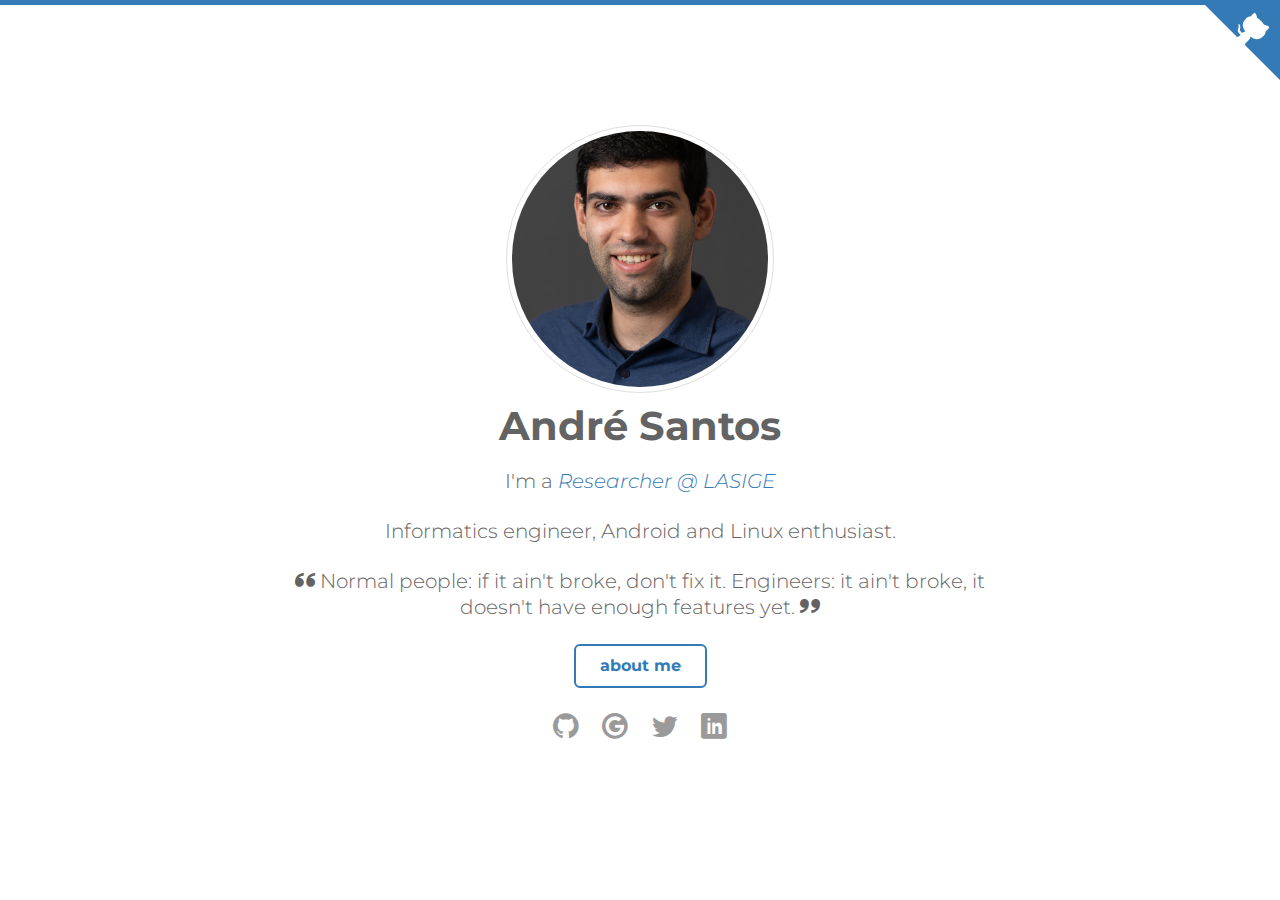
<file: index.html>
<!DOCTYPE html>
<html>
<head>
  <meta charset="utf-8">
<meta http-equiv="X-UA-Compatible" content="IE=edge">
<meta name="viewport" content="width=device-width, initial-scale=1">

<title>André Santos</title>
<meta name="description" content="A free Jekyll theme for download">

<link rel="stylesheet" href="/css/main.css">
<link rel="canonical" href="/">
<link rel="alternate" type="application/rss+xml" title="André Santos" href="/feed.xml" />

<script>
  (function(i,s,o,g,r,a,m){i['GoogleAnalyticsObject']=r;i[r]=i[r]||function(){
  (i[r].q=i[r].q||[]).push(arguments)},i[r].l=1*new Date();a=s.createElement(o),
  m=s.getElementsByTagName(o)[0];a.async=1;a.src=g;m.parentNode.insertBefore(a,m)
  })(window,document,'script','//www.google-analytics.com/analytics.js','ga');

  ga('create', 'UA-147076151-1', 'auto');
  ga('send', 'pageview');
</script>


</head>
<body>
  <section class="hero">
  <div class="hero-inner">
    <div class="container">
      <img src="/images/author.jpg" alt="author thumb" class="dot">
      <h1><strong itemprop="name">André Santos</strong></h1>
      <h3>I'm a <a href="https://www.lasige.di.fc.ul.pt" target="_blank"><em itemprop="jobTitle">Researcher @ LASIGE</em></a></h3>
      <h3>Informatics engineer, Android and Linux enthusiast.</h3>
      <h3><i class="icon icon-quotes-left"></i> Normal people: if it ain't broke, don't fix it. Engineers: it ain't broke, it doesn't have enough features yet. <i class="icon icon-quotes-right"></i></h3>
      <a href="/about_me" class="button button-ghost" title="about">about me</a>
      <ul class="social">
  <li><a href="https://github.com/arbsantos/" target="_blank"><i class="icon icon-github"></i></a></li>
  <li><a href="https://scholar.google.com/citations?user=R65EmPMAAAAJ" target="_blank"><i class="icon icon-google3"></i></a></li>
  <li><a href="https://twitter.com/lemit93" target="_blank"><i class="icon icon-twitter"></i></a></li>
  <li><a href="https://www.linkedin.com/in/andr%C3%A9-santos-407116100/" target="_blank"><i class="icon icon-linkedin"></i></a></li>
</ul>
    </div>
  </div>
</section>

  <a href="https://github.com/arbsantos/arbsantos.github.io-dev" target="_blank" class="github-corner"><svg width="80" height="80" viewBox="0 0 250 250" style="fill:#337ab7; color:#fff; position: absolute; top: 0; border: 0; right: 0;"><path d="M0,0 L115,115 L130,115 L142,142 L250,250 L250,0 Z"></path><path d="M128.3,109.0 C113.8,99.7 119.0,89.6 119.0,89.6 C122.0,82.7 120.5,78.6 120.5,78.6 C119.2,72.0 123.4,76.3 123.4,76.3 C127.3,80.9 125.5,87.3 125.5,87.3 C122.9,97.6 130.6,101.9 134.4,103.2" fill="currentColor" style="transform-origin: 130px 106px;" class="octo-arm"></path><path d="M115.0,115.0 C114.9,115.1 118.7,116.5 119.8,115.4 L133.7,101.6 C136.9,99.2 139.9,98.4 142.2,98.6 C133.8,88.0 127.5,74.4 143.8,58.0 C148.5,53.4 154.0,51.2 159.7,51.0 C160.3,49.4 163.2,43.6 171.4,40.1 C171.4,40.1 176.1,42.5 178.8,56.2 C183.1,58.6 187.2,61.8 190.9,65.4 C194.5,69.0 197.7,73.2 200.1,77.6 C213.8,80.2 216.3,84.9 216.3,84.9 C212.7,93.1 206.9,96.0 205.4,96.6 C205.1,102.4 203.0,107.8 198.3,112.5 C181.9,128.9 168.3,122.5 157.7,114.1 C157.9,116.9 156.7,120.9 152.7,124.9 L141.0,136.5 C139.8,137.7 141.6,141.9 141.8,141.8 Z" fill="currentColor" class="octo-body"></path></svg></a>
</body>
</html>
</file>
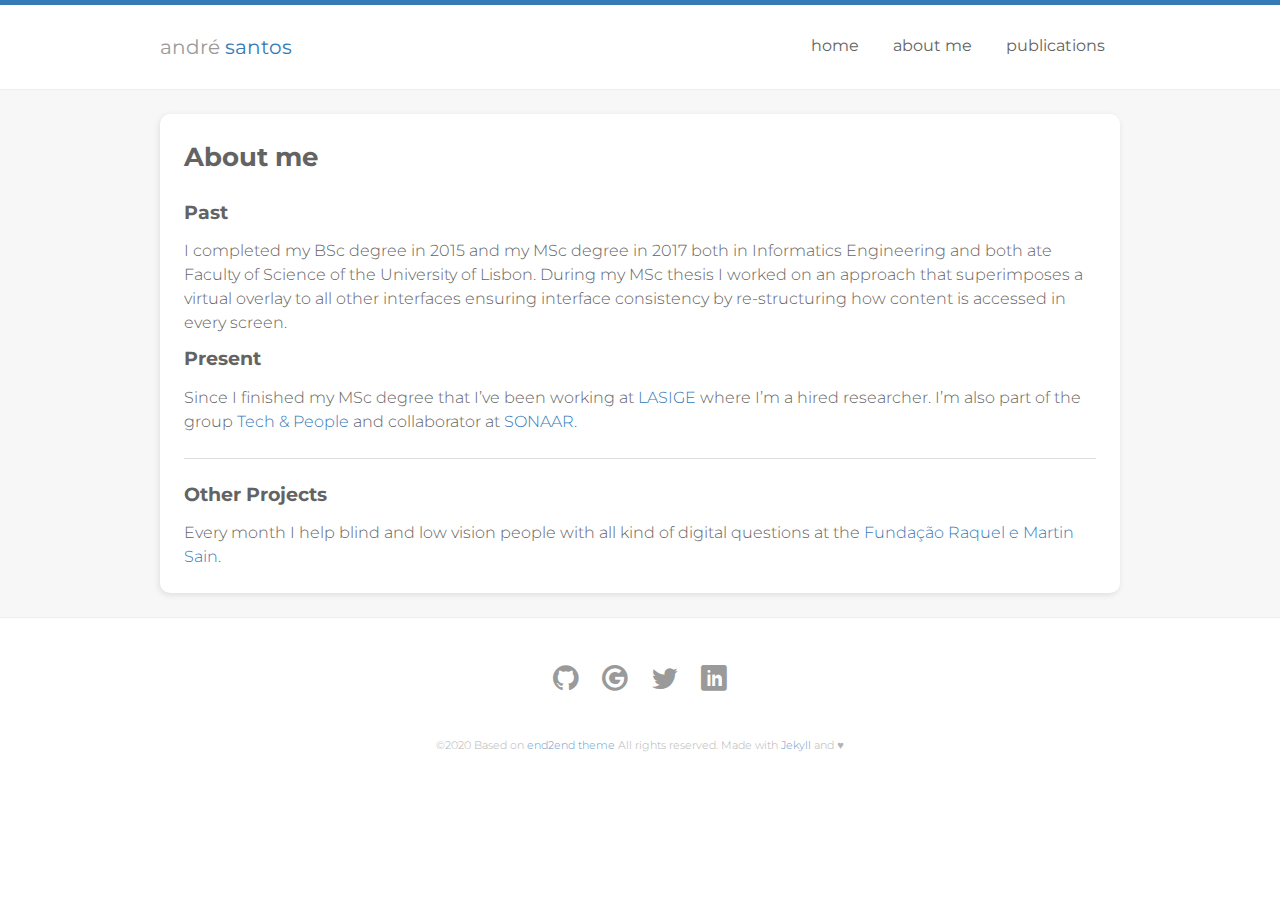
<file: about_me/index.html>
<!DOCTYPE html>
<html>
<head>
  <meta charset="utf-8">
<meta http-equiv="X-UA-Compatible" content="IE=edge">
<meta name="viewport" content="width=device-width, initial-scale=1">

<title>About me</title>
<meta name="description" content="A free Jekyll theme for download">

<link rel="stylesheet" href="/css/main.css">
<link rel="canonical" href="/about_me/">
<link rel="alternate" type="application/rss+xml" title="André Santos" href="/feed.xml" />

<script>
  (function(i,s,o,g,r,a,m){i['GoogleAnalyticsObject']=r;i[r]=i[r]||function(){
  (i[r].q=i[r].q||[]).push(arguments)},i[r].l=1*new Date();a=s.createElement(o),
  m=s.getElementsByTagName(o)[0];a.async=1;a.src=g;m.parentNode.insertBefore(a,m)
  })(window,document,'script','//www.google-analytics.com/analytics.js','ga');

  ga('create', 'UA-147076151-1', 'auto');
  ga('send', 'pageview');
</script>


</head>
<body>
  <header class="site-header">
  <div class="container">
    <input type="checkbox" id="toggleNavbar">
    <h1 class="logo"><a href="/">André <span>Santos</span></a></h1>
    <label for="toggleNavbar" role="button" class="toggle-navbar-button">
      <i class="icon icon-menu"></i>
      <i class="icon icon-cross"></i>
    </label>
    <nav class="navbar">
      <ul>
        <li><a href="/" title="Home">Home</a></li>
        
          <li><a href="/about_me" title="About me">About me</a></li>
        
          <li><a href="/publications" title="Publications">Publications</a></li>
        
      </ul>
    </nav>
  </div>
</header>


<main class="main-container">
  <div class="container">
    <article role="article" class="page card">

  <header class="post-header">
    <h1 class="post-title">About me</h1>
  </header>

  <div class="post-content">
    <h3 id="past">Past</h3>
<p>I completed my BSc degree in 2015 and my MSc degree in 2017 both in Informatics Engineering and both ate Faculty of Science of the University of Lisbon. During my MSc thesis I worked on an approach that superimposes a virtual overlay to all other interfaces ensuring interface consistency by re-structuring how content is accessed in every screen.</p>

<h3 id="present">Present</h3>
<p>Since I finished my MSc degree that I’ve been working at <a href="http://www.lasige.di.fc.ul.pt/">LASIGE</a> where I’m a hired researcher. I’m also part of the group <a href="https://techandpeople.github.io/">Tech &amp; People</a> and collaborator at <a href="http://www.di.fc.ul.pt/~cad/SONAAR/">SONAAR</a>.</p>

<hr />

<h3 id="other-projects">Other Projects</h3>
<p>Every month I help blind and low vision people with all kind of digital questions at the <a href="http://www.fundacao-sain.org.pt/">Fundação Raquel e Martin Sain</a>.</p>

  </div>

</article>

  </div>
</main>

<footer class="site-footer">
  <div class="container">
    <ul class="social">
  <li><a href="https://github.com/arbsantos/" target="_blank"><i class="icon icon-github"></i></a></li>
  <li><a href="https://scholar.google.com/citations?user=R65EmPMAAAAJ" target="_blank"><i class="icon icon-google3"></i></a></li>
  <li><a href="https://twitter.com/lemit93" target="_blank"><i class="icon icon-twitter"></i></a></li>
  <li><a href="https://www.linkedin.com/in/andr%C3%A9-santos-407116100/" target="_blank"><i class="icon icon-linkedin"></i></a></li>
</ul>
    <p class="txt-medium-gray">
      <small>&copy;2020 Based on <a href="https://github.com/nandomoreirame/end2end">end2end theme</a> All rights reserved. Made with <a href="http://jekyllrb.com/" target="_blank">Jekyll</a> and ♥</small>
    </p>
  </div>
</footer>


  <a href="https://github.com/arbsantos/arbsantos.github.io-dev" target="_blank" class="github-corner"><svg width="80" height="80" viewBox="0 0 250 250" style="fill:#337ab7; color:#fff; position: absolute; top: 0; border: 0; right: 0;"><path d="M0,0 L115,115 L130,115 L142,142 L250,250 L250,0 Z"></path><path d="M128.3,109.0 C113.8,99.7 119.0,89.6 119.0,89.6 C122.0,82.7 120.5,78.6 120.5,78.6 C119.2,72.0 123.4,76.3 123.4,76.3 C127.3,80.9 125.5,87.3 125.5,87.3 C122.9,97.6 130.6,101.9 134.4,103.2" fill="currentColor" style="transform-origin: 130px 106px;" class="octo-arm"></path><path d="M115.0,115.0 C114.9,115.1 118.7,116.5 119.8,115.4 L133.7,101.6 C136.9,99.2 139.9,98.4 142.2,98.6 C133.8,88.0 127.5,74.4 143.8,58.0 C148.5,53.4 154.0,51.2 159.7,51.0 C160.3,49.4 163.2,43.6 171.4,40.1 C171.4,40.1 176.1,42.5 178.8,56.2 C183.1,58.6 187.2,61.8 190.9,65.4 C194.5,69.0 197.7,73.2 200.1,77.6 C213.8,80.2 216.3,84.9 216.3,84.9 C212.7,93.1 206.9,96.0 205.4,96.6 C205.1,102.4 203.0,107.8 198.3,112.5 C181.9,128.9 168.3,122.5 157.7,114.1 C157.9,116.9 156.7,120.9 152.7,124.9 L141.0,136.5 C139.8,137.7 141.6,141.9 141.8,141.8 Z" fill="currentColor" class="octo-body"></path></svg></a>
</body>
</html>
</file>
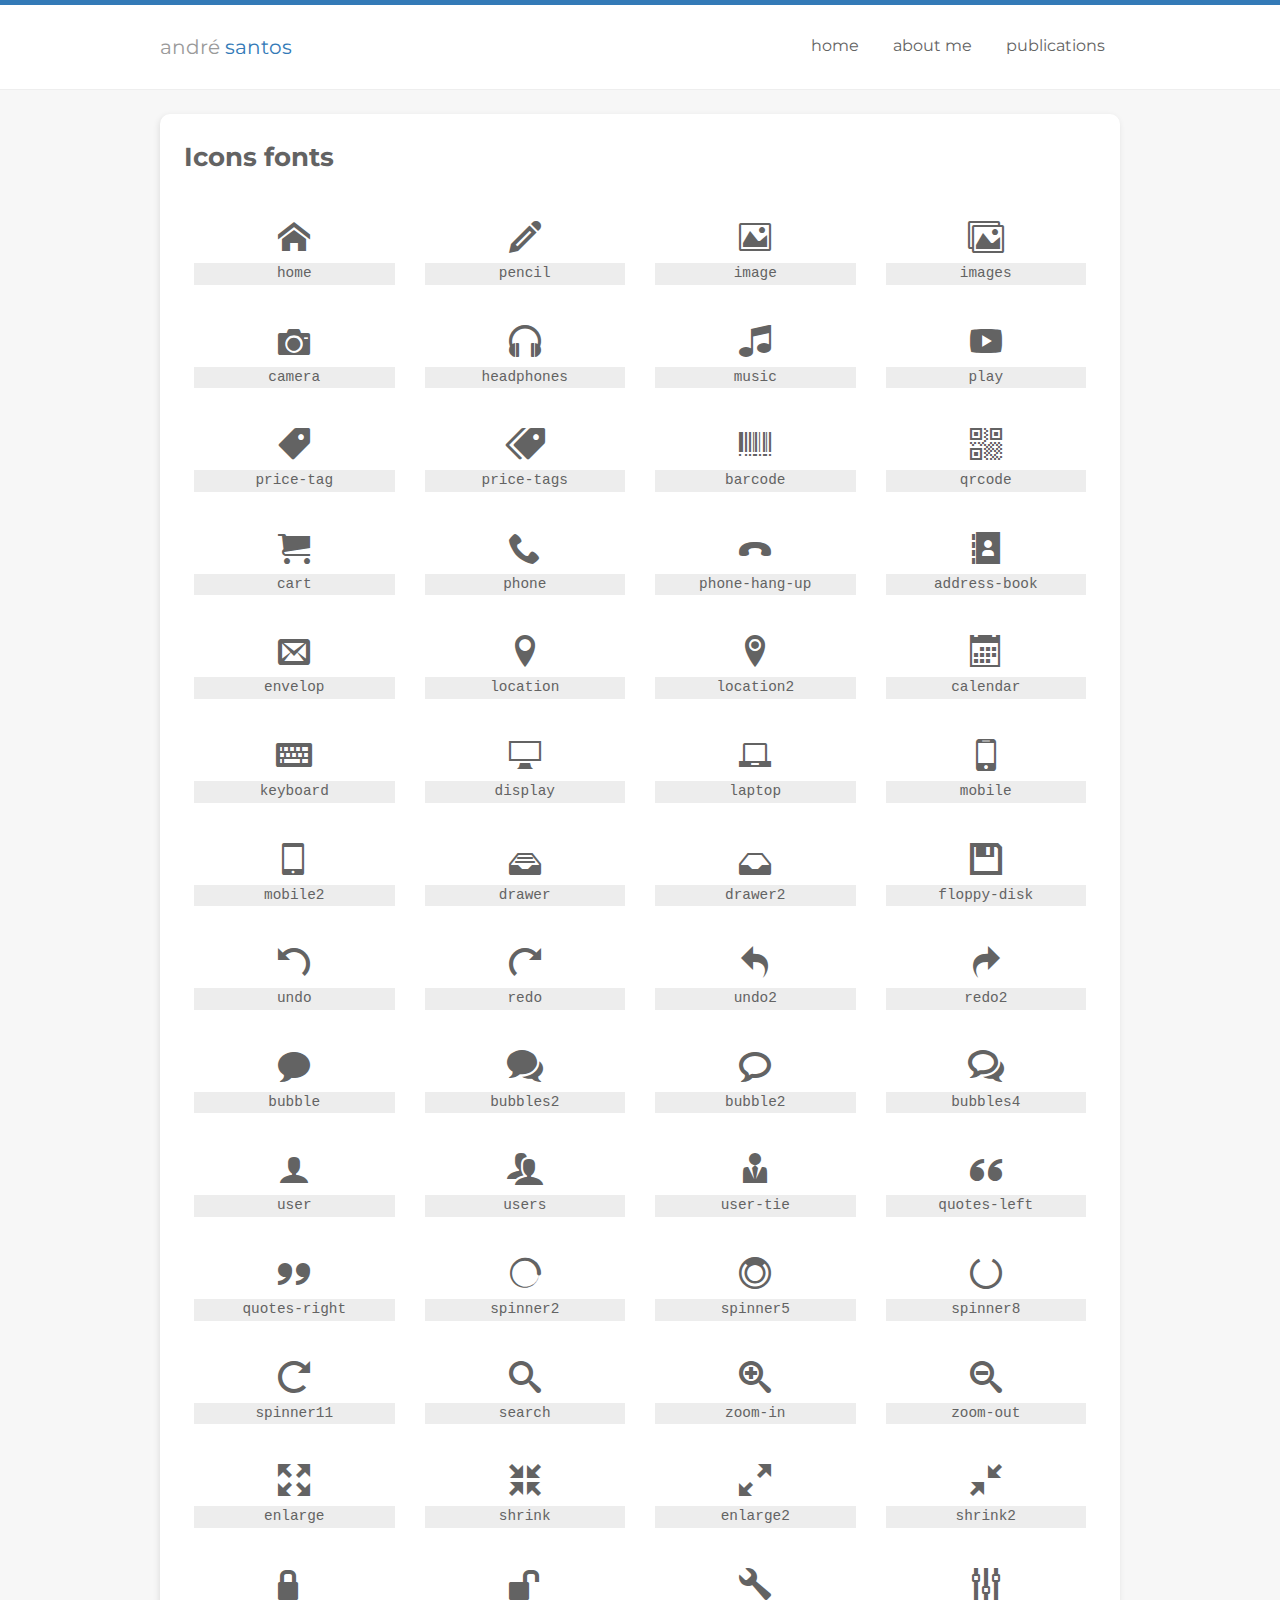
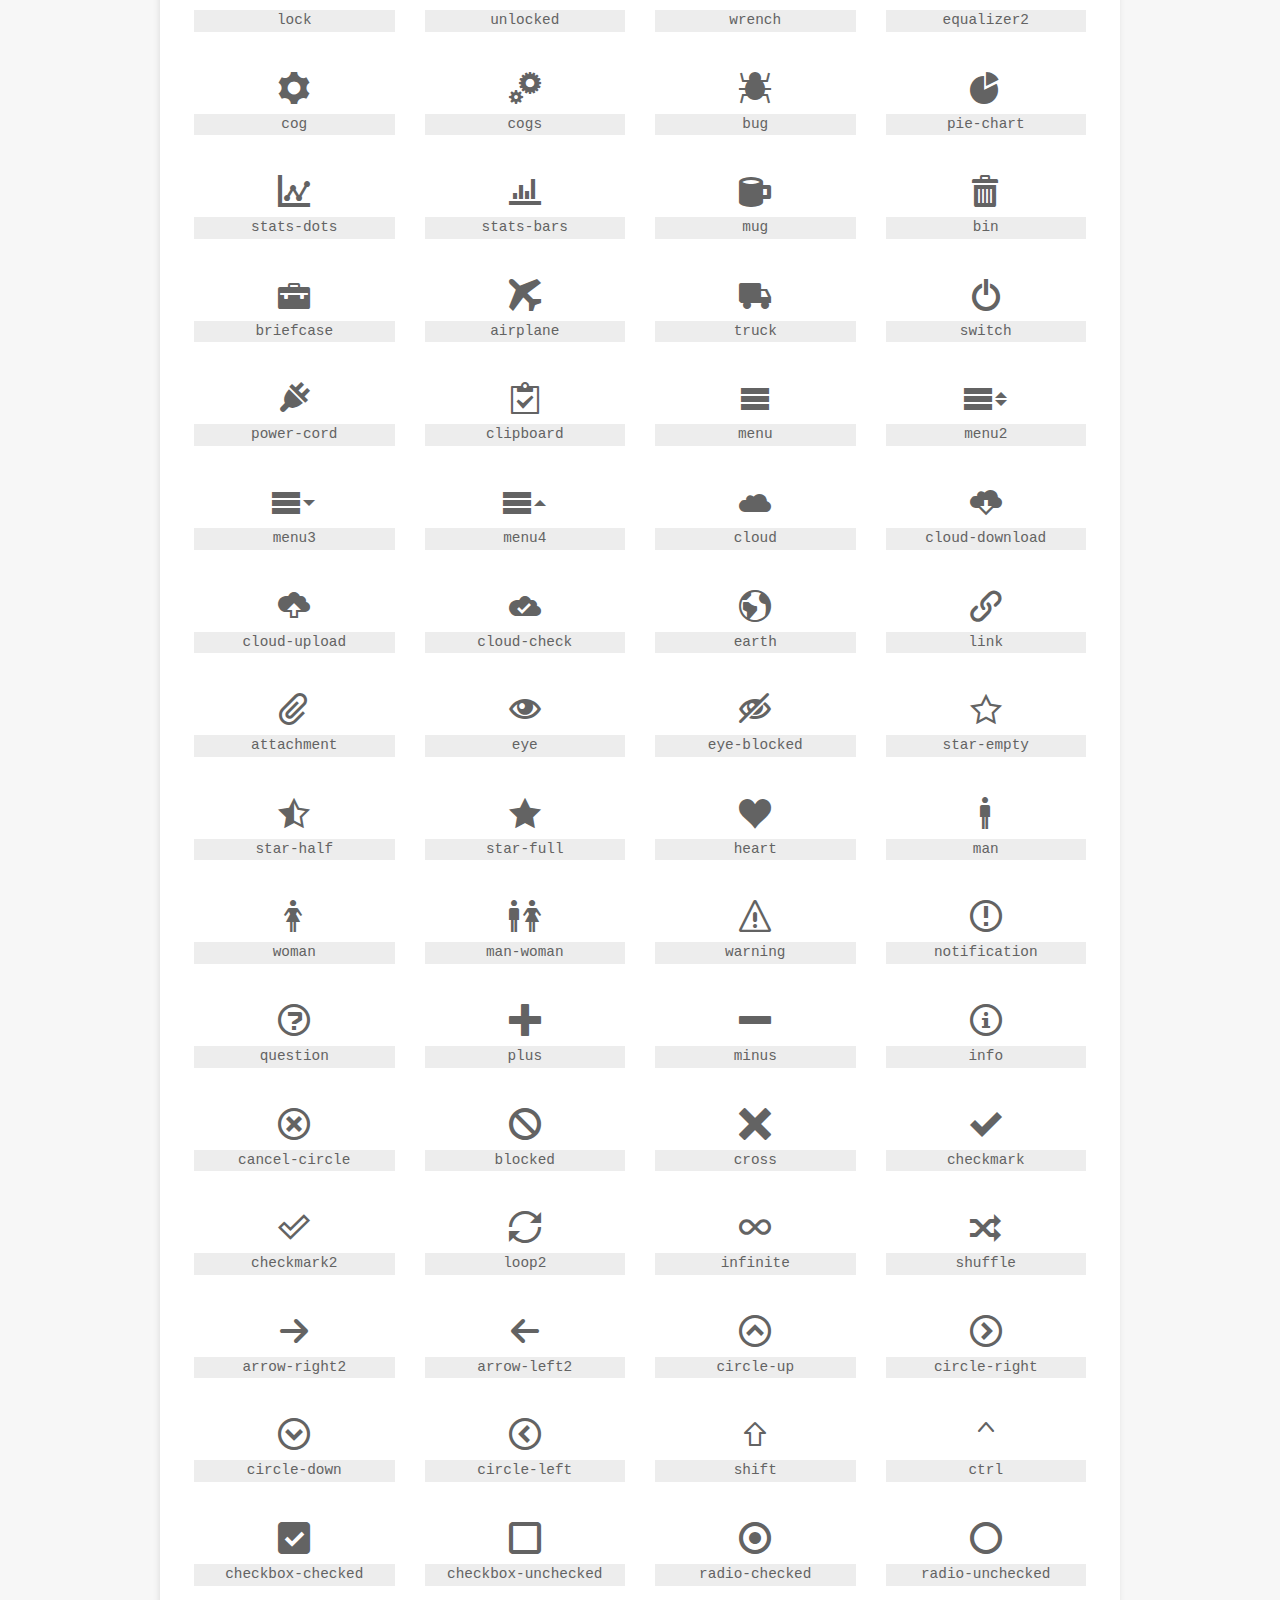
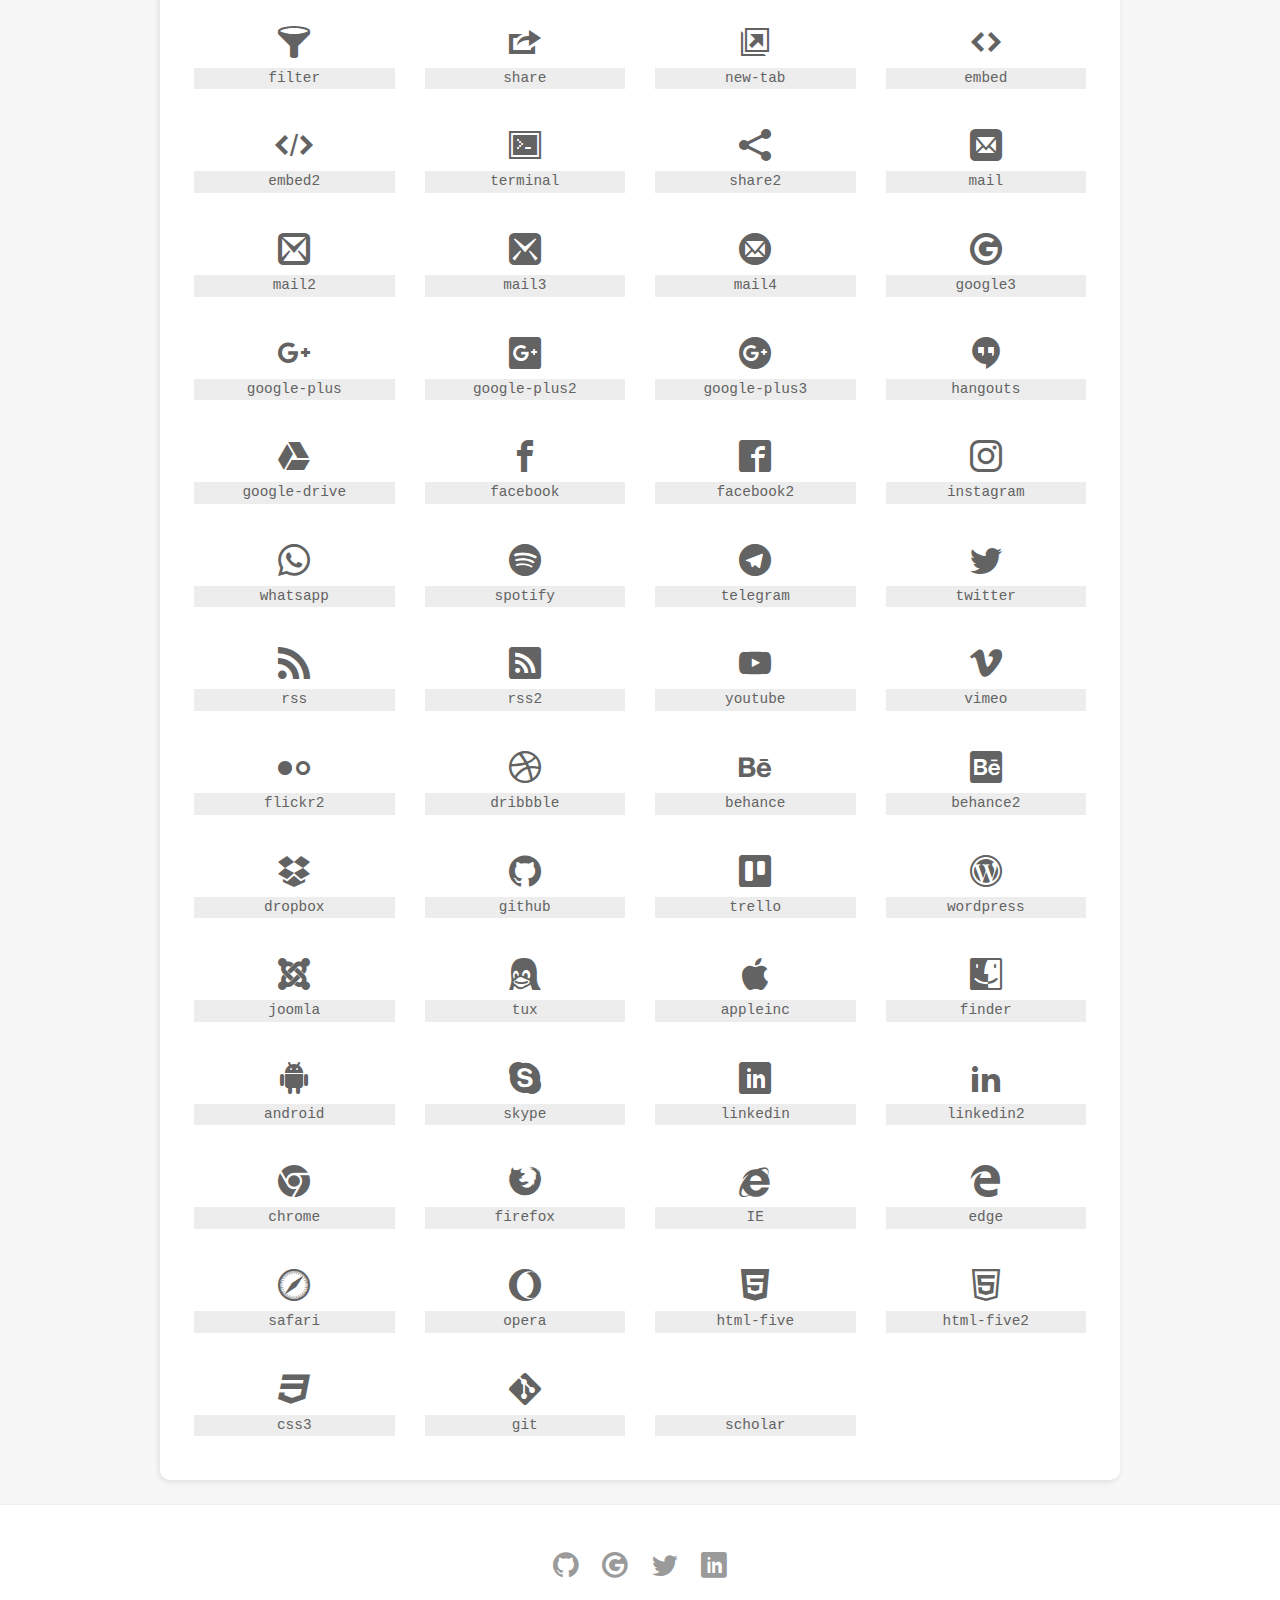
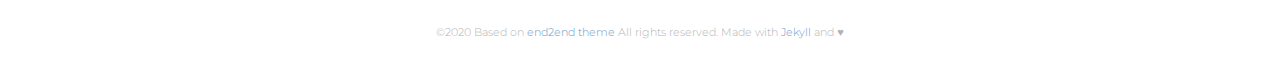
<file: icons/index.html>
<!DOCTYPE html>
<html>
<head>
  <meta charset="utf-8">
<meta http-equiv="X-UA-Compatible" content="IE=edge">
<meta name="viewport" content="width=device-width, initial-scale=1">

<title>Icons fonts</title>
<meta name="description" content="A free Jekyll theme for download">

<link rel="stylesheet" href="/css/main.css">
<link rel="canonical" href="/icons/">
<link rel="alternate" type="application/rss+xml" title="André Santos" href="/feed.xml" />

<script>
  (function(i,s,o,g,r,a,m){i['GoogleAnalyticsObject']=r;i[r]=i[r]||function(){
  (i[r].q=i[r].q||[]).push(arguments)},i[r].l=1*new Date();a=s.createElement(o),
  m=s.getElementsByTagName(o)[0];a.async=1;a.src=g;m.parentNode.insertBefore(a,m)
  })(window,document,'script','//www.google-analytics.com/analytics.js','ga');

  ga('create', 'UA-147076151-1', 'auto');
  ga('send', 'pageview');
</script>


</head>
<body>
  <header class="site-header">
  <div class="container">
    <input type="checkbox" id="toggleNavbar">
    <h1 class="logo"><a href="/">André <span>Santos</span></a></h1>
    <label for="toggleNavbar" role="button" class="toggle-navbar-button">
      <i class="icon icon-menu"></i>
      <i class="icon icon-cross"></i>
    </label>
    <nav class="navbar">
      <ul>
        <li><a href="/" title="Home">Home</a></li>
        
          <li><a href="/about_me" title="About me">About me</a></li>
        
          <li><a href="/publications" title="Publications">Publications</a></li>
        
      </ul>
    </nav>
  </div>
</header>


<main class="main-container">
  <div class="container">
    <article role="article" class="page card">

  <header class="post-header">
    <h1 class="post-title">Icons fonts</h1>
  </header>

  <div class="post-content">
    <style>
  .icondemo {
    margin: 0;
    padding: 0;
    list-style: none;
    text-align: center;
    margin-left: -5px;
    margin-right: -5px;
  }
  .icondemo__item {
    width: 25%;
    float: left;
    padding: 0;
  }
  .icondemo__inner {
    margin: 5px;
    padding: 15px 10px;
    border-radius: 6px;
  }
  .icondemo__item .icon {
    display: inline-block;
    font-size: 2rem;
    margin-bottom: 10px;
    transition: transform .12s linear;
  }
  .icondemo__item:hover .icon {
    transform: scale(1.4)
  }
  .icondemo__item code {
    display: block;
  }
</style>

<ul class="icondemo">
  
    <li class="icondemo__item">
      <div class="icondemo__inner">
        <i class="icon icon-home"></i>
        <code>home</code>
      </div>
    </li>
  
    <li class="icondemo__item">
      <div class="icondemo__inner">
        <i class="icon icon-pencil"></i>
        <code>pencil</code>
      </div>
    </li>
  
    <li class="icondemo__item">
      <div class="icondemo__inner">
        <i class="icon icon-image"></i>
        <code>image</code>
      </div>
    </li>
  
    <li class="icondemo__item">
      <div class="icondemo__inner">
        <i class="icon icon-images"></i>
        <code>images</code>
      </div>
    </li>
  
    <li class="icondemo__item">
      <div class="icondemo__inner">
        <i class="icon icon-camera"></i>
        <code>camera</code>
      </div>
    </li>
  
    <li class="icondemo__item">
      <div class="icondemo__inner">
        <i class="icon icon-headphones"></i>
        <code>headphones</code>
      </div>
    </li>
  
    <li class="icondemo__item">
      <div class="icondemo__inner">
        <i class="icon icon-music"></i>
        <code>music</code>
      </div>
    </li>
  
    <li class="icondemo__item">
      <div class="icondemo__inner">
        <i class="icon icon-play"></i>
        <code>play</code>
      </div>
    </li>
  
    <li class="icondemo__item">
      <div class="icondemo__inner">
        <i class="icon icon-price-tag"></i>
        <code>price-tag</code>
      </div>
    </li>
  
    <li class="icondemo__item">
      <div class="icondemo__inner">
        <i class="icon icon-price-tags"></i>
        <code>price-tags</code>
      </div>
    </li>
  
    <li class="icondemo__item">
      <div class="icondemo__inner">
        <i class="icon icon-barcode"></i>
        <code>barcode</code>
      </div>
    </li>
  
    <li class="icondemo__item">
      <div class="icondemo__inner">
        <i class="icon icon-qrcode"></i>
        <code>qrcode</code>
      </div>
    </li>
  
    <li class="icondemo__item">
      <div class="icondemo__inner">
        <i class="icon icon-cart"></i>
        <code>cart</code>
      </div>
    </li>
  
    <li class="icondemo__item">
      <div class="icondemo__inner">
        <i class="icon icon-phone"></i>
        <code>phone</code>
      </div>
    </li>
  
    <li class="icondemo__item">
      <div class="icondemo__inner">
        <i class="icon icon-phone-hang-up"></i>
        <code>phone-hang-up</code>
      </div>
    </li>
  
    <li class="icondemo__item">
      <div class="icondemo__inner">
        <i class="icon icon-address-book"></i>
        <code>address-book</code>
      </div>
    </li>
  
    <li class="icondemo__item">
      <div class="icondemo__inner">
        <i class="icon icon-envelop"></i>
        <code>envelop</code>
      </div>
    </li>
  
    <li class="icondemo__item">
      <div class="icondemo__inner">
        <i class="icon icon-location"></i>
        <code>location</code>
      </div>
    </li>
  
    <li class="icondemo__item">
      <div class="icondemo__inner">
        <i class="icon icon-location2"></i>
        <code>location2</code>
      </div>
    </li>
  
    <li class="icondemo__item">
      <div class="icondemo__inner">
        <i class="icon icon-calendar"></i>
        <code>calendar</code>
      </div>
    </li>
  
    <li class="icondemo__item">
      <div class="icondemo__inner">
        <i class="icon icon-keyboard"></i>
        <code>keyboard</code>
      </div>
    </li>
  
    <li class="icondemo__item">
      <div class="icondemo__inner">
        <i class="icon icon-display"></i>
        <code>display</code>
      </div>
    </li>
  
    <li class="icondemo__item">
      <div class="icondemo__inner">
        <i class="icon icon-laptop"></i>
        <code>laptop</code>
      </div>
    </li>
  
    <li class="icondemo__item">
      <div class="icondemo__inner">
        <i class="icon icon-mobile"></i>
        <code>mobile</code>
      </div>
    </li>
  
    <li class="icondemo__item">
      <div class="icondemo__inner">
        <i class="icon icon-mobile2"></i>
        <code>mobile2</code>
      </div>
    </li>
  
    <li class="icondemo__item">
      <div class="icondemo__inner">
        <i class="icon icon-drawer"></i>
        <code>drawer</code>
      </div>
    </li>
  
    <li class="icondemo__item">
      <div class="icondemo__inner">
        <i class="icon icon-drawer2"></i>
        <code>drawer2</code>
      </div>
    </li>
  
    <li class="icondemo__item">
      <div class="icondemo__inner">
        <i class="icon icon-floppy-disk"></i>
        <code>floppy-disk</code>
      </div>
    </li>
  
    <li class="icondemo__item">
      <div class="icondemo__inner">
        <i class="icon icon-undo"></i>
        <code>undo</code>
      </div>
    </li>
  
    <li class="icondemo__item">
      <div class="icondemo__inner">
        <i class="icon icon-redo"></i>
        <code>redo</code>
      </div>
    </li>
  
    <li class="icondemo__item">
      <div class="icondemo__inner">
        <i class="icon icon-undo2"></i>
        <code>undo2</code>
      </div>
    </li>
  
    <li class="icondemo__item">
      <div class="icondemo__inner">
        <i class="icon icon-redo2"></i>
        <code>redo2</code>
      </div>
    </li>
  
    <li class="icondemo__item">
      <div class="icondemo__inner">
        <i class="icon icon-bubble"></i>
        <code>bubble</code>
      </div>
    </li>
  
    <li class="icondemo__item">
      <div class="icondemo__inner">
        <i class="icon icon-bubbles2"></i>
        <code>bubbles2</code>
      </div>
    </li>
  
    <li class="icondemo__item">
      <div class="icondemo__inner">
        <i class="icon icon-bubble2"></i>
        <code>bubble2</code>
      </div>
    </li>
  
    <li class="icondemo__item">
      <div class="icondemo__inner">
        <i class="icon icon-bubbles4"></i>
        <code>bubbles4</code>
      </div>
    </li>
  
    <li class="icondemo__item">
      <div class="icondemo__inner">
        <i class="icon icon-user"></i>
        <code>user</code>
      </div>
    </li>
  
    <li class="icondemo__item">
      <div class="icondemo__inner">
        <i class="icon icon-users"></i>
        <code>users</code>
      </div>
    </li>
  
    <li class="icondemo__item">
      <div class="icondemo__inner">
        <i class="icon icon-user-tie"></i>
        <code>user-tie</code>
      </div>
    </li>
  
    <li class="icondemo__item">
      <div class="icondemo__inner">
        <i class="icon icon-quotes-left"></i>
        <code>quotes-left</code>
      </div>
    </li>
  
    <li class="icondemo__item">
      <div class="icondemo__inner">
        <i class="icon icon-quotes-right"></i>
        <code>quotes-right</code>
      </div>
    </li>
  
    <li class="icondemo__item">
      <div class="icondemo__inner">
        <i class="icon icon-spinner2"></i>
        <code>spinner2</code>
      </div>
    </li>
  
    <li class="icondemo__item">
      <div class="icondemo__inner">
        <i class="icon icon-spinner5"></i>
        <code>spinner5</code>
      </div>
    </li>
  
    <li class="icondemo__item">
      <div class="icondemo__inner">
        <i class="icon icon-spinner8"></i>
        <code>spinner8</code>
      </div>
    </li>
  
    <li class="icondemo__item">
      <div class="icondemo__inner">
        <i class="icon icon-spinner11"></i>
        <code>spinner11</code>
      </div>
    </li>
  
    <li class="icondemo__item">
      <div class="icondemo__inner">
        <i class="icon icon-search"></i>
        <code>search</code>
      </div>
    </li>
  
    <li class="icondemo__item">
      <div class="icondemo__inner">
        <i class="icon icon-zoom-in"></i>
        <code>zoom-in</code>
      </div>
    </li>
  
    <li class="icondemo__item">
      <div class="icondemo__inner">
        <i class="icon icon-zoom-out"></i>
        <code>zoom-out</code>
      </div>
    </li>
  
    <li class="icondemo__item">
      <div class="icondemo__inner">
        <i class="icon icon-enlarge"></i>
        <code>enlarge</code>
      </div>
    </li>
  
    <li class="icondemo__item">
      <div class="icondemo__inner">
        <i class="icon icon-shrink"></i>
        <code>shrink</code>
      </div>
    </li>
  
    <li class="icondemo__item">
      <div class="icondemo__inner">
        <i class="icon icon-enlarge2"></i>
        <code>enlarge2</code>
      </div>
    </li>
  
    <li class="icondemo__item">
      <div class="icondemo__inner">
        <i class="icon icon-shrink2"></i>
        <code>shrink2</code>
      </div>
    </li>
  
    <li class="icondemo__item">
      <div class="icondemo__inner">
        <i class="icon icon-lock"></i>
        <code>lock</code>
      </div>
    </li>
  
    <li class="icondemo__item">
      <div class="icondemo__inner">
        <i class="icon icon-unlocked"></i>
        <code>unlocked</code>
      </div>
    </li>
  
    <li class="icondemo__item">
      <div class="icondemo__inner">
        <i class="icon icon-wrench"></i>
        <code>wrench</code>
      </div>
    </li>
  
    <li class="icondemo__item">
      <div class="icondemo__inner">
        <i class="icon icon-equalizer2"></i>
        <code>equalizer2</code>
      </div>
    </li>
  
    <li class="icondemo__item">
      <div class="icondemo__inner">
        <i class="icon icon-cog"></i>
        <code>cog</code>
      </div>
    </li>
  
    <li class="icondemo__item">
      <div class="icondemo__inner">
        <i class="icon icon-cogs"></i>
        <code>cogs</code>
      </div>
    </li>
  
    <li class="icondemo__item">
      <div class="icondemo__inner">
        <i class="icon icon-bug"></i>
        <code>bug</code>
      </div>
    </li>
  
    <li class="icondemo__item">
      <div class="icondemo__inner">
        <i class="icon icon-pie-chart"></i>
        <code>pie-chart</code>
      </div>
    </li>
  
    <li class="icondemo__item">
      <div class="icondemo__inner">
        <i class="icon icon-stats-dots"></i>
        <code>stats-dots</code>
      </div>
    </li>
  
    <li class="icondemo__item">
      <div class="icondemo__inner">
        <i class="icon icon-stats-bars"></i>
        <code>stats-bars</code>
      </div>
    </li>
  
    <li class="icondemo__item">
      <div class="icondemo__inner">
        <i class="icon icon-mug"></i>
        <code>mug</code>
      </div>
    </li>
  
    <li class="icondemo__item">
      <div class="icondemo__inner">
        <i class="icon icon-bin"></i>
        <code>bin</code>
      </div>
    </li>
  
    <li class="icondemo__item">
      <div class="icondemo__inner">
        <i class="icon icon-briefcase"></i>
        <code>briefcase</code>
      </div>
    </li>
  
    <li class="icondemo__item">
      <div class="icondemo__inner">
        <i class="icon icon-airplane"></i>
        <code>airplane</code>
      </div>
    </li>
  
    <li class="icondemo__item">
      <div class="icondemo__inner">
        <i class="icon icon-truck"></i>
        <code>truck</code>
      </div>
    </li>
  
    <li class="icondemo__item">
      <div class="icondemo__inner">
        <i class="icon icon-switch"></i>
        <code>switch</code>
      </div>
    </li>
  
    <li class="icondemo__item">
      <div class="icondemo__inner">
        <i class="icon icon-power-cord"></i>
        <code>power-cord</code>
      </div>
    </li>
  
    <li class="icondemo__item">
      <div class="icondemo__inner">
        <i class="icon icon-clipboard"></i>
        <code>clipboard</code>
      </div>
    </li>
  
    <li class="icondemo__item">
      <div class="icondemo__inner">
        <i class="icon icon-menu"></i>
        <code>menu</code>
      </div>
    </li>
  
    <li class="icondemo__item">
      <div class="icondemo__inner">
        <i class="icon icon-menu2"></i>
        <code>menu2</code>
      </div>
    </li>
  
    <li class="icondemo__item">
      <div class="icondemo__inner">
        <i class="icon icon-menu3"></i>
        <code>menu3</code>
      </div>
    </li>
  
    <li class="icondemo__item">
      <div class="icondemo__inner">
        <i class="icon icon-menu4"></i>
        <code>menu4</code>
      </div>
    </li>
  
    <li class="icondemo__item">
      <div class="icondemo__inner">
        <i class="icon icon-cloud"></i>
        <code>cloud</code>
      </div>
    </li>
  
    <li class="icondemo__item">
      <div class="icondemo__inner">
        <i class="icon icon-cloud-download"></i>
        <code>cloud-download</code>
      </div>
    </li>
  
    <li class="icondemo__item">
      <div class="icondemo__inner">
        <i class="icon icon-cloud-upload"></i>
        <code>cloud-upload</code>
      </div>
    </li>
  
    <li class="icondemo__item">
      <div class="icondemo__inner">
        <i class="icon icon-cloud-check"></i>
        <code>cloud-check</code>
      </div>
    </li>
  
    <li class="icondemo__item">
      <div class="icondemo__inner">
        <i class="icon icon-earth"></i>
        <code>earth</code>
      </div>
    </li>
  
    <li class="icondemo__item">
      <div class="icondemo__inner">
        <i class="icon icon-link"></i>
        <code>link</code>
      </div>
    </li>
  
    <li class="icondemo__item">
      <div class="icondemo__inner">
        <i class="icon icon-attachment"></i>
        <code>attachment</code>
      </div>
    </li>
  
    <li class="icondemo__item">
      <div class="icondemo__inner">
        <i class="icon icon-eye"></i>
        <code>eye</code>
      </div>
    </li>
  
    <li class="icondemo__item">
      <div class="icondemo__inner">
        <i class="icon icon-eye-blocked"></i>
        <code>eye-blocked</code>
      </div>
    </li>
  
    <li class="icondemo__item">
      <div class="icondemo__inner">
        <i class="icon icon-star-empty"></i>
        <code>star-empty</code>
      </div>
    </li>
  
    <li class="icondemo__item">
      <div class="icondemo__inner">
        <i class="icon icon-star-half"></i>
        <code>star-half</code>
      </div>
    </li>
  
    <li class="icondemo__item">
      <div class="icondemo__inner">
        <i class="icon icon-star-full"></i>
        <code>star-full</code>
      </div>
    </li>
  
    <li class="icondemo__item">
      <div class="icondemo__inner">
        <i class="icon icon-heart"></i>
        <code>heart</code>
      </div>
    </li>
  
    <li class="icondemo__item">
      <div class="icondemo__inner">
        <i class="icon icon-man"></i>
        <code>man</code>
      </div>
    </li>
  
    <li class="icondemo__item">
      <div class="icondemo__inner">
        <i class="icon icon-woman"></i>
        <code>woman</code>
      </div>
    </li>
  
    <li class="icondemo__item">
      <div class="icondemo__inner">
        <i class="icon icon-man-woman"></i>
        <code>man-woman</code>
      </div>
    </li>
  
    <li class="icondemo__item">
      <div class="icondemo__inner">
        <i class="icon icon-warning"></i>
        <code>warning</code>
      </div>
    </li>
  
    <li class="icondemo__item">
      <div class="icondemo__inner">
        <i class="icon icon-notification"></i>
        <code>notification</code>
      </div>
    </li>
  
    <li class="icondemo__item">
      <div class="icondemo__inner">
        <i class="icon icon-question"></i>
        <code>question</code>
      </div>
    </li>
  
    <li class="icondemo__item">
      <div class="icondemo__inner">
        <i class="icon icon-plus"></i>
        <code>plus</code>
      </div>
    </li>
  
    <li class="icondemo__item">
      <div class="icondemo__inner">
        <i class="icon icon-minus"></i>
        <code>minus</code>
      </div>
    </li>
  
    <li class="icondemo__item">
      <div class="icondemo__inner">
        <i class="icon icon-info"></i>
        <code>info</code>
      </div>
    </li>
  
    <li class="icondemo__item">
      <div class="icondemo__inner">
        <i class="icon icon-cancel-circle"></i>
        <code>cancel-circle</code>
      </div>
    </li>
  
    <li class="icondemo__item">
      <div class="icondemo__inner">
        <i class="icon icon-blocked"></i>
        <code>blocked</code>
      </div>
    </li>
  
    <li class="icondemo__item">
      <div class="icondemo__inner">
        <i class="icon icon-cross"></i>
        <code>cross</code>
      </div>
    </li>
  
    <li class="icondemo__item">
      <div class="icondemo__inner">
        <i class="icon icon-checkmark"></i>
        <code>checkmark</code>
      </div>
    </li>
  
    <li class="icondemo__item">
      <div class="icondemo__inner">
        <i class="icon icon-checkmark2"></i>
        <code>checkmark2</code>
      </div>
    </li>
  
    <li class="icondemo__item">
      <div class="icondemo__inner">
        <i class="icon icon-loop2"></i>
        <code>loop2</code>
      </div>
    </li>
  
    <li class="icondemo__item">
      <div class="icondemo__inner">
        <i class="icon icon-infinite"></i>
        <code>infinite</code>
      </div>
    </li>
  
    <li class="icondemo__item">
      <div class="icondemo__inner">
        <i class="icon icon-shuffle"></i>
        <code>shuffle</code>
      </div>
    </li>
  
    <li class="icondemo__item">
      <div class="icondemo__inner">
        <i class="icon icon-arrow-right2"></i>
        <code>arrow-right2</code>
      </div>
    </li>
  
    <li class="icondemo__item">
      <div class="icondemo__inner">
        <i class="icon icon-arrow-left2"></i>
        <code>arrow-left2</code>
      </div>
    </li>
  
    <li class="icondemo__item">
      <div class="icondemo__inner">
        <i class="icon icon-circle-up"></i>
        <code>circle-up</code>
      </div>
    </li>
  
    <li class="icondemo__item">
      <div class="icondemo__inner">
        <i class="icon icon-circle-right"></i>
        <code>circle-right</code>
      </div>
    </li>
  
    <li class="icondemo__item">
      <div class="icondemo__inner">
        <i class="icon icon-circle-down"></i>
        <code>circle-down</code>
      </div>
    </li>
  
    <li class="icondemo__item">
      <div class="icondemo__inner">
        <i class="icon icon-circle-left"></i>
        <code>circle-left</code>
      </div>
    </li>
  
    <li class="icondemo__item">
      <div class="icondemo__inner">
        <i class="icon icon-shift"></i>
        <code>shift</code>
      </div>
    </li>
  
    <li class="icondemo__item">
      <div class="icondemo__inner">
        <i class="icon icon-ctrl"></i>
        <code>ctrl</code>
      </div>
    </li>
  
    <li class="icondemo__item">
      <div class="icondemo__inner">
        <i class="icon icon-checkbox-checked"></i>
        <code>checkbox-checked</code>
      </div>
    </li>
  
    <li class="icondemo__item">
      <div class="icondemo__inner">
        <i class="icon icon-checkbox-unchecked"></i>
        <code>checkbox-unchecked</code>
      </div>
    </li>
  
    <li class="icondemo__item">
      <div class="icondemo__inner">
        <i class="icon icon-radio-checked"></i>
        <code>radio-checked</code>
      </div>
    </li>
  
    <li class="icondemo__item">
      <div class="icondemo__inner">
        <i class="icon icon-radio-unchecked"></i>
        <code>radio-unchecked</code>
      </div>
    </li>
  
    <li class="icondemo__item">
      <div class="icondemo__inner">
        <i class="icon icon-filter"></i>
        <code>filter</code>
      </div>
    </li>
  
    <li class="icondemo__item">
      <div class="icondemo__inner">
        <i class="icon icon-share"></i>
        <code>share</code>
      </div>
    </li>
  
    <li class="icondemo__item">
      <div class="icondemo__inner">
        <i class="icon icon-new-tab"></i>
        <code>new-tab</code>
      </div>
    </li>
  
    <li class="icondemo__item">
      <div class="icondemo__inner">
        <i class="icon icon-embed"></i>
        <code>embed</code>
      </div>
    </li>
  
    <li class="icondemo__item">
      <div class="icondemo__inner">
        <i class="icon icon-embed2"></i>
        <code>embed2</code>
      </div>
    </li>
  
    <li class="icondemo__item">
      <div class="icondemo__inner">
        <i class="icon icon-terminal"></i>
        <code>terminal</code>
      </div>
    </li>
  
    <li class="icondemo__item">
      <div class="icondemo__inner">
        <i class="icon icon-share2"></i>
        <code>share2</code>
      </div>
    </li>
  
    <li class="icondemo__item">
      <div class="icondemo__inner">
        <i class="icon icon-mail"></i>
        <code>mail</code>
      </div>
    </li>
  
    <li class="icondemo__item">
      <div class="icondemo__inner">
        <i class="icon icon-mail2"></i>
        <code>mail2</code>
      </div>
    </li>
  
    <li class="icondemo__item">
      <div class="icondemo__inner">
        <i class="icon icon-mail3"></i>
        <code>mail3</code>
      </div>
    </li>
  
    <li class="icondemo__item">
      <div class="icondemo__inner">
        <i class="icon icon-mail4"></i>
        <code>mail4</code>
      </div>
    </li>
  
    <li class="icondemo__item">
      <div class="icondemo__inner">
        <i class="icon icon-google3"></i>
        <code>google3</code>
      </div>
    </li>
  
    <li class="icondemo__item">
      <div class="icondemo__inner">
        <i class="icon icon-google-plus"></i>
        <code>google-plus</code>
      </div>
    </li>
  
    <li class="icondemo__item">
      <div class="icondemo__inner">
        <i class="icon icon-google-plus2"></i>
        <code>google-plus2</code>
      </div>
    </li>
  
    <li class="icondemo__item">
      <div class="icondemo__inner">
        <i class="icon icon-google-plus3"></i>
        <code>google-plus3</code>
      </div>
    </li>
  
    <li class="icondemo__item">
      <div class="icondemo__inner">
        <i class="icon icon-hangouts"></i>
        <code>hangouts</code>
      </div>
    </li>
  
    <li class="icondemo__item">
      <div class="icondemo__inner">
        <i class="icon icon-google-drive"></i>
        <code>google-drive</code>
      </div>
    </li>
  
    <li class="icondemo__item">
      <div class="icondemo__inner">
        <i class="icon icon-facebook"></i>
        <code>facebook</code>
      </div>
    </li>
  
    <li class="icondemo__item">
      <div class="icondemo__inner">
        <i class="icon icon-facebook2"></i>
        <code>facebook2</code>
      </div>
    </li>
  
    <li class="icondemo__item">
      <div class="icondemo__inner">
        <i class="icon icon-instagram"></i>
        <code>instagram</code>
      </div>
    </li>
  
    <li class="icondemo__item">
      <div class="icondemo__inner">
        <i class="icon icon-whatsapp"></i>
        <code>whatsapp</code>
      </div>
    </li>
  
    <li class="icondemo__item">
      <div class="icondemo__inner">
        <i class="icon icon-spotify"></i>
        <code>spotify</code>
      </div>
    </li>
  
    <li class="icondemo__item">
      <div class="icondemo__inner">
        <i class="icon icon-telegram"></i>
        <code>telegram</code>
      </div>
    </li>
  
    <li class="icondemo__item">
      <div class="icondemo__inner">
        <i class="icon icon-twitter"></i>
        <code>twitter</code>
      </div>
    </li>
  
    <li class="icondemo__item">
      <div class="icondemo__inner">
        <i class="icon icon-rss"></i>
        <code>rss</code>
      </div>
    </li>
  
    <li class="icondemo__item">
      <div class="icondemo__inner">
        <i class="icon icon-rss2"></i>
        <code>rss2</code>
      </div>
    </li>
  
    <li class="icondemo__item">
      <div class="icondemo__inner">
        <i class="icon icon-youtube"></i>
        <code>youtube</code>
      </div>
    </li>
  
    <li class="icondemo__item">
      <div class="icondemo__inner">
        <i class="icon icon-vimeo"></i>
        <code>vimeo</code>
      </div>
    </li>
  
    <li class="icondemo__item">
      <div class="icondemo__inner">
        <i class="icon icon-flickr2"></i>
        <code>flickr2</code>
      </div>
    </li>
  
    <li class="icondemo__item">
      <div class="icondemo__inner">
        <i class="icon icon-dribbble"></i>
        <code>dribbble</code>
      </div>
    </li>
  
    <li class="icondemo__item">
      <div class="icondemo__inner">
        <i class="icon icon-behance"></i>
        <code>behance</code>
      </div>
    </li>
  
    <li class="icondemo__item">
      <div class="icondemo__inner">
        <i class="icon icon-behance2"></i>
        <code>behance2</code>
      </div>
    </li>
  
    <li class="icondemo__item">
      <div class="icondemo__inner">
        <i class="icon icon-dropbox"></i>
        <code>dropbox</code>
      </div>
    </li>
  
    <li class="icondemo__item">
      <div class="icondemo__inner">
        <i class="icon icon-github"></i>
        <code>github</code>
      </div>
    </li>
  
    <li class="icondemo__item">
      <div class="icondemo__inner">
        <i class="icon icon-trello"></i>
        <code>trello</code>
      </div>
    </li>
  
    <li class="icondemo__item">
      <div class="icondemo__inner">
        <i class="icon icon-wordpress"></i>
        <code>wordpress</code>
      </div>
    </li>
  
    <li class="icondemo__item">
      <div class="icondemo__inner">
        <i class="icon icon-joomla"></i>
        <code>joomla</code>
      </div>
    </li>
  
    <li class="icondemo__item">
      <div class="icondemo__inner">
        <i class="icon icon-tux"></i>
        <code>tux</code>
      </div>
    </li>
  
    <li class="icondemo__item">
      <div class="icondemo__inner">
        <i class="icon icon-appleinc"></i>
        <code>appleinc</code>
      </div>
    </li>
  
    <li class="icondemo__item">
      <div class="icondemo__inner">
        <i class="icon icon-finder"></i>
        <code>finder</code>
      </div>
    </li>
  
    <li class="icondemo__item">
      <div class="icondemo__inner">
        <i class="icon icon-android"></i>
        <code>android</code>
      </div>
    </li>
  
    <li class="icondemo__item">
      <div class="icondemo__inner">
        <i class="icon icon-skype"></i>
        <code>skype</code>
      </div>
    </li>
  
    <li class="icondemo__item">
      <div class="icondemo__inner">
        <i class="icon icon-linkedin"></i>
        <code>linkedin</code>
      </div>
    </li>
  
    <li class="icondemo__item">
      <div class="icondemo__inner">
        <i class="icon icon-linkedin2"></i>
        <code>linkedin2</code>
      </div>
    </li>
  
    <li class="icondemo__item">
      <div class="icondemo__inner">
        <i class="icon icon-chrome"></i>
        <code>chrome</code>
      </div>
    </li>
  
    <li class="icondemo__item">
      <div class="icondemo__inner">
        <i class="icon icon-firefox"></i>
        <code>firefox</code>
      </div>
    </li>
  
    <li class="icondemo__item">
      <div class="icondemo__inner">
        <i class="icon icon-IE"></i>
        <code>IE</code>
      </div>
    </li>
  
    <li class="icondemo__item">
      <div class="icondemo__inner">
        <i class="icon icon-edge"></i>
        <code>edge</code>
      </div>
    </li>
  
    <li class="icondemo__item">
      <div class="icondemo__inner">
        <i class="icon icon-safari"></i>
        <code>safari</code>
      </div>
    </li>
  
    <li class="icondemo__item">
      <div class="icondemo__inner">
        <i class="icon icon-opera"></i>
        <code>opera</code>
      </div>
    </li>
  
    <li class="icondemo__item">
      <div class="icondemo__inner">
        <i class="icon icon-html-five"></i>
        <code>html-five</code>
      </div>
    </li>
  
    <li class="icondemo__item">
      <div class="icondemo__inner">
        <i class="icon icon-html-five2"></i>
        <code>html-five2</code>
      </div>
    </li>
  
    <li class="icondemo__item">
      <div class="icondemo__inner">
        <i class="icon icon-css3"></i>
        <code>css3</code>
      </div>
    </li>
  
    <li class="icondemo__item">
      <div class="icondemo__inner">
        <i class="icon icon-git"></i>
        <code>git</code>
      </div>
    </li>
  
    <li class="icondemo__item">
      <div class="icondemo__inner">
        <i class="icon icon-scholar"></i>
        <code>scholar</code>
      </div>
    </li>
  
</ul>

<div class="clearfix"></div>

  </div>

</article>

  </div>
</main>

<footer class="site-footer">
  <div class="container">
    <ul class="social">
  <li><a href="https://github.com/arbsantos/" target="_blank"><i class="icon icon-github"></i></a></li>
  <li><a href="https://scholar.google.com/citations?user=R65EmPMAAAAJ" target="_blank"><i class="icon icon-google3"></i></a></li>
  <li><a href="https://twitter.com/lemit93" target="_blank"><i class="icon icon-twitter"></i></a></li>
  <li><a href="https://www.linkedin.com/in/andr%C3%A9-santos-407116100/" target="_blank"><i class="icon icon-linkedin"></i></a></li>
</ul>
    <p class="txt-medium-gray">
      <small>&copy;2020 Based on <a href="https://github.com/nandomoreirame/end2end">end2end theme</a> All rights reserved. Made with <a href="http://jekyllrb.com/" target="_blank">Jekyll</a> and ♥</small>
    </p>
  </div>
</footer>


  <a href="https://github.com/arbsantos/arbsantos.github.io-dev" target="_blank" class="github-corner"><svg width="80" height="80" viewBox="0 0 250 250" style="fill:#337ab7; color:#fff; position: absolute; top: 0; border: 0; right: 0;"><path d="M0,0 L115,115 L130,115 L142,142 L250,250 L250,0 Z"></path><path d="M128.3,109.0 C113.8,99.7 119.0,89.6 119.0,89.6 C122.0,82.7 120.5,78.6 120.5,78.6 C119.2,72.0 123.4,76.3 123.4,76.3 C127.3,80.9 125.5,87.3 125.5,87.3 C122.9,97.6 130.6,101.9 134.4,103.2" fill="currentColor" style="transform-origin: 130px 106px;" class="octo-arm"></path><path d="M115.0,115.0 C114.9,115.1 118.7,116.5 119.8,115.4 L133.7,101.6 C136.9,99.2 139.9,98.4 142.2,98.6 C133.8,88.0 127.5,74.4 143.8,58.0 C148.5,53.4 154.0,51.2 159.7,51.0 C160.3,49.4 163.2,43.6 171.4,40.1 C171.4,40.1 176.1,42.5 178.8,56.2 C183.1,58.6 187.2,61.8 190.9,65.4 C194.5,69.0 197.7,73.2 200.1,77.6 C213.8,80.2 216.3,84.9 216.3,84.9 C212.7,93.1 206.9,96.0 205.4,96.6 C205.1,102.4 203.0,107.8 198.3,112.5 C181.9,128.9 168.3,122.5 157.7,114.1 C157.9,116.9 156.7,120.9 152.7,124.9 L141.0,136.5 C139.8,137.7 141.6,141.9 141.8,141.8 Z" fill="currentColor" class="octo-body"></path></svg></a>
</body>
</html>
</file>
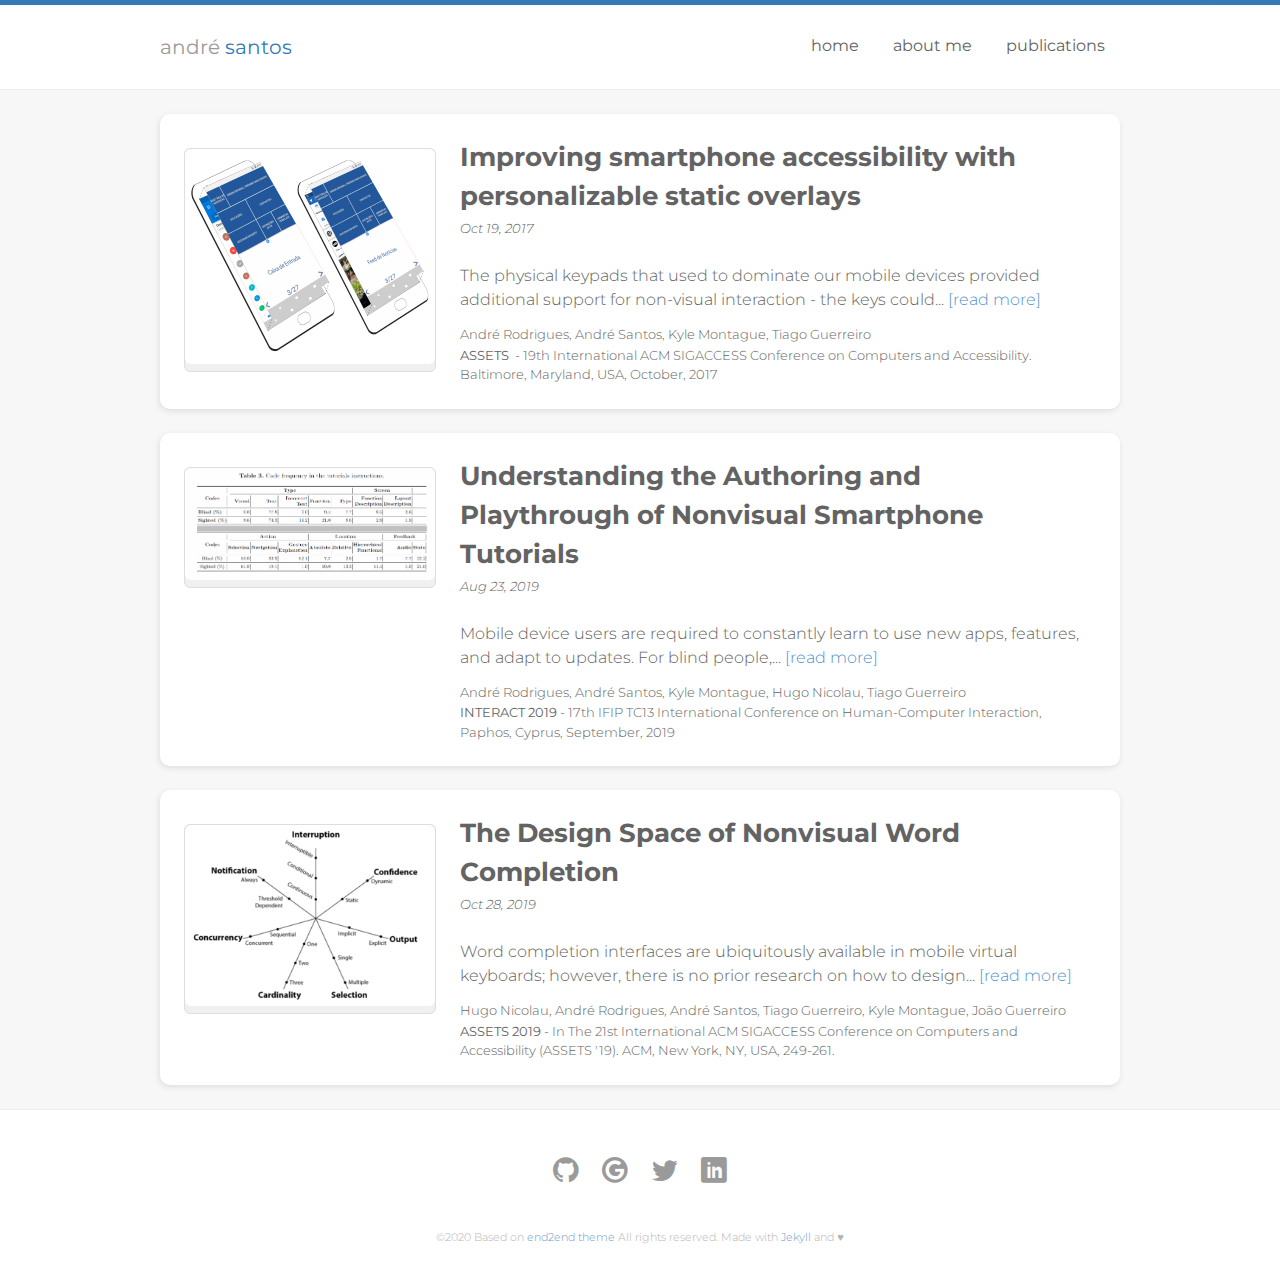
<file: publications/index.html>
<!DOCTYPE html>
<html>
<head>
  <meta charset="utf-8">
<meta http-equiv="X-UA-Compatible" content="IE=edge">
<meta name="viewport" content="width=device-width, initial-scale=1">

<title>Publications</title>
<meta name="description" content="A free Jekyll theme for download">

<link rel="stylesheet" href="/css/main.css">
<link rel="canonical" href="/publications/">
<link rel="alternate" type="application/rss+xml" title="André Santos" href="/feed.xml" />

<script>
  (function(i,s,o,g,r,a,m){i['GoogleAnalyticsObject']=r;i[r]=i[r]||function(){
  (i[r].q=i[r].q||[]).push(arguments)},i[r].l=1*new Date();a=s.createElement(o),
  m=s.getElementsByTagName(o)[0];a.async=1;a.src=g;m.parentNode.insertBefore(a,m)
  })(window,document,'script','//www.google-analytics.com/analytics.js','ga');

  ga('create', 'UA-147076151-1', 'auto');
  ga('send', 'pageview');
</script>


</head>
<body>
  <header class="site-header">
  <div class="container">
    <input type="checkbox" id="toggleNavbar">
    <h1 class="logo"><a href="/">André <span>Santos</span></a></h1>
    <label for="toggleNavbar" role="button" class="toggle-navbar-button">
      <i class="icon icon-menu"></i>
      <i class="icon icon-cross"></i>
    </label>
    <nav class="navbar">
      <ul>
        <li><a href="/" title="Home">Home</a></li>
        
          <li><a href="/about_me" title="About me">About me</a></li>
        
          <li><a href="/publications" title="Publications">Publications</a></li>
        
      </ul>
    </nav>
  </div>
</header>


<main class="main-container">
  <div class="container">
    <section class="post-list">
  
    <article class="post">
  <figure style="margin-top: 10px;" class="post-thumbnail ">
    <a href="/publications/2017-10-19_Improving_smartphone_accessibility_with_personalizable_static_overlays%20copy/">
      
        <img src="/images/publications/2017_assets_static_overlays_scaled.png" alt="Improving smartphone accessibility with personalizable static overlays" />
      
    </a>
  </figure>
  <div class="post-content">
    <header class="post-header">
      <h1 class="post-title">
        <a class="post-link" href="/publications/2017-10-19_Improving_smartphone_accessibility_with_personalizable_static_overlays%20copy/">Improving smartphone accessibility with personalizable static overlays</a>
      </h1>
      <em class="post-meta">
        <time>Oct 19, 2017</time>
      </em>
    </header>
    <p><a href="/publications/2017-10-19_Improving_smartphone_accessibility_with_personalizable_static_overlays%20copy/" title="Permalink to: Improving smartphone accessibility with personalizable static overlays">The physical keypads that used to dominate our mobile devices provided additional support for non-visual interaction - the keys could... <span class="read-more">[read more]</span></a></p>
    <p style="font-size: small; padding-top: 1px; color: rgb(100, 100, 100); margin:0;">André Rodrigues, André Santos, Kyle Montague, Tiago Guerreiro</p>
    <p style="font-size: small; padding-top: 1px; color: rgb(100, 100, 100); margin:0;"><strong>ASSETS</strong>&nbsp;<strong></strong>&nbsp;&#8209;&nbsp;19th International ACM SIGACCESS Conference on Computers and Accessibility. Baltimore, Maryland, USA, October, 2017</p>
  </div>
</article>

  
    <article class="post">
  <figure style="margin-top: 10px;" class="post-thumbnail ">
    <a href="/publications/2019-08-23_understanding_the_authoring/">
      
        <img src="/images/publications/2019_understandingTutorials.png" alt="Understanding the Authoring and Playthrough of Nonvisual Smartphone Tutorials" />
      
    </a>
  </figure>
  <div class="post-content">
    <header class="post-header">
      <h1 class="post-title">
        <a class="post-link" href="/publications/2019-08-23_understanding_the_authoring/">Understanding the Authoring and Playthrough of Nonvisual Smartphone Tutorials</a>
      </h1>
      <em class="post-meta">
        <time>Aug 23, 2019</time>
      </em>
    </header>
    <p><a href="/publications/2019-08-23_understanding_the_authoring/" title="Permalink to: Understanding the Authoring and Playthrough of Nonvisual Smartphone Tutorials">Mobile device users are required to constantly learn to use new apps, features, and adapt to updates. For blind people,... <span class="read-more">[read more]</span></a></p>
    <p style="font-size: small; padding-top: 1px; color: rgb(100, 100, 100); margin:0;">André Rodrigues, André Santos, Kyle Montague, Hugo Nicolau, Tiago Guerreiro</p>
    <p style="font-size: small; padding-top: 1px; color: rgb(100, 100, 100); margin:0;"><strong>INTERACT</strong>&nbsp;<strong>2019</strong>&nbsp;&#8209;&nbsp;17th IFIP TC13 International Conference on Human-Computer Interaction, Paphos, Cyprus, September, 2019</p>
  </div>
</article>

  
    <article class="post">
  <figure style="margin-top: 10px;" class="post-thumbnail ">
    <a href="/publications/2019-10-28_The_design_space_of_nonvisual_word_completion/">
      
        <img src="/images/publications/2019_assets_design_space.png" alt="The Design Space of Nonvisual Word Completion" />
      
    </a>
  </figure>
  <div class="post-content">
    <header class="post-header">
      <h1 class="post-title">
        <a class="post-link" href="/publications/2019-10-28_The_design_space_of_nonvisual_word_completion/">The Design Space of Nonvisual Word Completion</a>
      </h1>
      <em class="post-meta">
        <time>Oct 28, 2019</time>
      </em>
    </header>
    <p><a href="/publications/2019-10-28_The_design_space_of_nonvisual_word_completion/" title="Permalink to: The Design Space of Nonvisual Word Completion">Word completion interfaces are ubiquitously available in mobile virtual keyboards; however, there is no prior research on how to design... <span class="read-more">[read more]</span></a></p>
    <p style="font-size: small; padding-top: 1px; color: rgb(100, 100, 100); margin:0;">Hugo Nicolau, André Rodrigues, André Santos, Tiago Guerreiro, Kyle Montague, João Guerreiro</p>
    <p style="font-size: small; padding-top: 1px; color: rgb(100, 100, 100); margin:0;"><strong>ASSETS</strong>&nbsp;<strong>2019</strong>&nbsp;&#8209;&nbsp;In The 21st International ACM SIGACCESS Conference on Computers and Accessibility (ASSETS '19). ACM, New York, NY, USA, 249-261.</p>
  </div>
</article>

  
</section>

  </div>
</main>

<footer class="site-footer">
  <div class="container">
    <ul class="social">
  <li><a href="https://github.com/arbsantos/" target="_blank"><i class="icon icon-github"></i></a></li>
  <li><a href="https://scholar.google.com/citations?user=R65EmPMAAAAJ" target="_blank"><i class="icon icon-google3"></i></a></li>
  <li><a href="https://twitter.com/lemit93" target="_blank"><i class="icon icon-twitter"></i></a></li>
  <li><a href="https://www.linkedin.com/in/andr%C3%A9-santos-407116100/" target="_blank"><i class="icon icon-linkedin"></i></a></li>
</ul>
    <p class="txt-medium-gray">
      <small>&copy;2020 Based on <a href="https://github.com/nandomoreirame/end2end">end2end theme</a> All rights reserved. Made with <a href="http://jekyllrb.com/" target="_blank">Jekyll</a> and ♥</small>
    </p>
  </div>
</footer>


  <a href="https://github.com/arbsantos/arbsantos.github.io-dev" target="_blank" class="github-corner"><svg width="80" height="80" viewBox="0 0 250 250" style="fill:#337ab7; color:#fff; position: absolute; top: 0; border: 0; right: 0;"><path d="M0,0 L115,115 L130,115 L142,142 L250,250 L250,0 Z"></path><path d="M128.3,109.0 C113.8,99.7 119.0,89.6 119.0,89.6 C122.0,82.7 120.5,78.6 120.5,78.6 C119.2,72.0 123.4,76.3 123.4,76.3 C127.3,80.9 125.5,87.3 125.5,87.3 C122.9,97.6 130.6,101.9 134.4,103.2" fill="currentColor" style="transform-origin: 130px 106px;" class="octo-arm"></path><path d="M115.0,115.0 C114.9,115.1 118.7,116.5 119.8,115.4 L133.7,101.6 C136.9,99.2 139.9,98.4 142.2,98.6 C133.8,88.0 127.5,74.4 143.8,58.0 C148.5,53.4 154.0,51.2 159.7,51.0 C160.3,49.4 163.2,43.6 171.4,40.1 C171.4,40.1 176.1,42.5 178.8,56.2 C183.1,58.6 187.2,61.8 190.9,65.4 C194.5,69.0 197.7,73.2 200.1,77.6 C213.8,80.2 216.3,84.9 216.3,84.9 C212.7,93.1 206.9,96.0 205.4,96.6 C205.1,102.4 203.0,107.8 198.3,112.5 C181.9,128.9 168.3,122.5 157.7,114.1 C157.9,116.9 156.7,120.9 152.7,124.9 L141.0,136.5 C139.8,137.7 141.6,141.9 141.8,141.8 Z" fill="currentColor" class="octo-body"></path></svg></a>
</body>
</html>
</file>
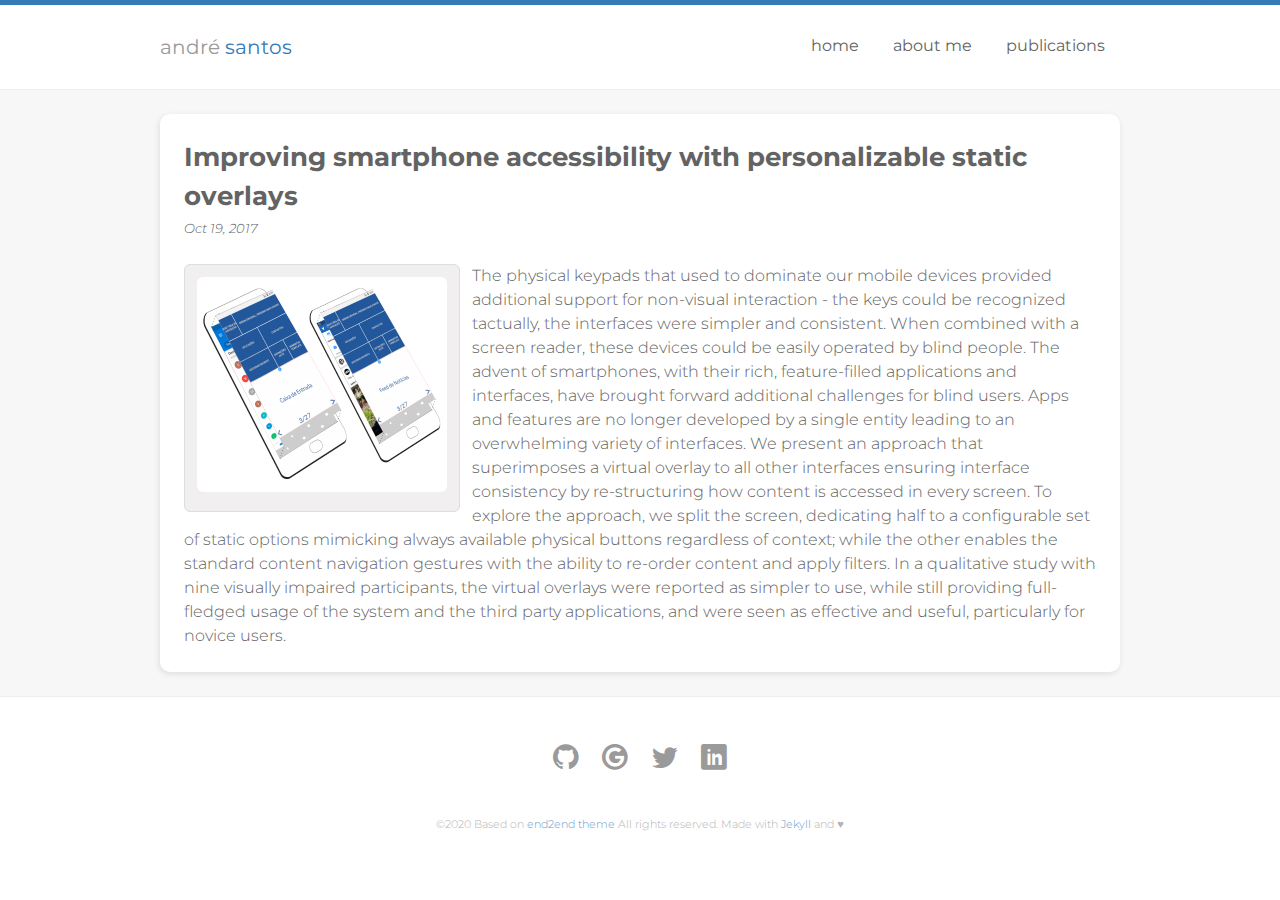
<file: publications/2017-10-19_Improving_smartphone_accessibility_with_personalizable_static_overlays copy/index.html>
<!DOCTYPE html>
<html>
<head>
  <meta charset="utf-8">
<meta http-equiv="X-UA-Compatible" content="IE=edge">
<meta name="viewport" content="width=device-width, initial-scale=1">

<title>Improving smartphone accessibility with personalizable static overlays</title>
<meta name="description" content="The physical keypads that used to dominate our mobile devices provided additional support for non-visual interaction - the keys could be recognized tactually...">

<link rel="stylesheet" href="/css/main.css">
<link rel="canonical" href="/publications/2017-10-19_Improving_smartphone_accessibility_with_personalizable_static_overlays%20copy/">
<link rel="alternate" type="application/rss+xml" title="André Santos" href="/feed.xml" />

<script>
  (function(i,s,o,g,r,a,m){i['GoogleAnalyticsObject']=r;i[r]=i[r]||function(){
  (i[r].q=i[r].q||[]).push(arguments)},i[r].l=1*new Date();a=s.createElement(o),
  m=s.getElementsByTagName(o)[0];a.async=1;a.src=g;m.parentNode.insertBefore(a,m)
  })(window,document,'script','//www.google-analytics.com/analytics.js','ga');

  ga('create', 'UA-147076151-1', 'auto');
  ga('send', 'pageview');
</script>


</head>
<body>
  <header class="site-header">
  <div class="container">
    <input type="checkbox" id="toggleNavbar">
    <h1 class="logo"><a href="/">André <span>Santos</span></a></h1>
    <label for="toggleNavbar" role="button" class="toggle-navbar-button">
      <i class="icon icon-menu"></i>
      <i class="icon icon-cross"></i>
    </label>
    <nav class="navbar">
      <ul>
        <li><a href="/" title="Home">Home</a></li>
        
          <li><a href="/about_me" title="About me">About me</a></li>
        
          <li><a href="/publications" title="Publications">Publications</a></li>
        
      </ul>
    </nav>
  </div>
</header>


<main class="main-container">
  <div class="container">
    <article role="article" class="post">

  <div class="card">
    <header class="post-header">
      <h1 class="post-title">Improving smartphone accessibility with personalizable static overlays</h1>
      <em class="post-meta">
        <time>Oct 19, 2017</time>
      </em>
    </header>

    <div class="post-content">
      
        <figure class="post-thumbnail ">
          <img src="/images/publications/2017_assets_static_overlays_scaled.png" alt="Improving smartphone accessibility with personalizable static overlays">
        </figure>
      
      <p>The physical keypads that used to dominate our mobile devices provided additional support for non-visual interaction - the keys could be recognized tactually, the interfaces were simpler and consistent. When combined with a screen reader, these devices could be easily operated by blind people. The advent of smartphones, with their rich, feature-filled applications and interfaces, have brought forward additional challenges for blind users. Apps and features are no longer developed by a single entity leading to an overwhelming variety of interfaces. We present an approach that superimposes a virtual overlay to all other interfaces ensuring interface consistency by re-structuring how content is accessed in every screen. To explore the approach, we split the screen, dedicating half to a configurable set of static options mimicking always available physical buttons regardless of context; while the other enables the standard content navigation gestures with the ability to re-order content and apply filters. In a qualitative study with nine visually impaired participants, the virtual overlays were reported as simpler to use, while still providing full-fledged usage of the system and the third party applications, and were seen as effective and useful, particularly for novice users.</p>

    </div>
  </div>

</article>

  </div>
</main>

<footer class="site-footer">
  <div class="container">
    <ul class="social">
  <li><a href="https://github.com/arbsantos/" target="_blank"><i class="icon icon-github"></i></a></li>
  <li><a href="https://scholar.google.com/citations?user=R65EmPMAAAAJ" target="_blank"><i class="icon icon-google3"></i></a></li>
  <li><a href="https://twitter.com/lemit93" target="_blank"><i class="icon icon-twitter"></i></a></li>
  <li><a href="https://www.linkedin.com/in/andr%C3%A9-santos-407116100/" target="_blank"><i class="icon icon-linkedin"></i></a></li>
</ul>
    <p class="txt-medium-gray">
      <small>&copy;2020 Based on <a href="https://github.com/nandomoreirame/end2end">end2end theme</a> All rights reserved. Made with <a href="http://jekyllrb.com/" target="_blank">Jekyll</a> and ♥</small>
    </p>
  </div>
</footer>


  <a href="https://github.com/arbsantos/arbsantos.github.io-dev" target="_blank" class="github-corner"><svg width="80" height="80" viewBox="0 0 250 250" style="fill:#337ab7; color:#fff; position: absolute; top: 0; border: 0; right: 0;"><path d="M0,0 L115,115 L130,115 L142,142 L250,250 L250,0 Z"></path><path d="M128.3,109.0 C113.8,99.7 119.0,89.6 119.0,89.6 C122.0,82.7 120.5,78.6 120.5,78.6 C119.2,72.0 123.4,76.3 123.4,76.3 C127.3,80.9 125.5,87.3 125.5,87.3 C122.9,97.6 130.6,101.9 134.4,103.2" fill="currentColor" style="transform-origin: 130px 106px;" class="octo-arm"></path><path d="M115.0,115.0 C114.9,115.1 118.7,116.5 119.8,115.4 L133.7,101.6 C136.9,99.2 139.9,98.4 142.2,98.6 C133.8,88.0 127.5,74.4 143.8,58.0 C148.5,53.4 154.0,51.2 159.7,51.0 C160.3,49.4 163.2,43.6 171.4,40.1 C171.4,40.1 176.1,42.5 178.8,56.2 C183.1,58.6 187.2,61.8 190.9,65.4 C194.5,69.0 197.7,73.2 200.1,77.6 C213.8,80.2 216.3,84.9 216.3,84.9 C212.7,93.1 206.9,96.0 205.4,96.6 C205.1,102.4 203.0,107.8 198.3,112.5 C181.9,128.9 168.3,122.5 157.7,114.1 C157.9,116.9 156.7,120.9 152.7,124.9 L141.0,136.5 C139.8,137.7 141.6,141.9 141.8,141.8 Z" fill="currentColor" class="octo-body"></path></svg></a>
</body>
</html>
</file>
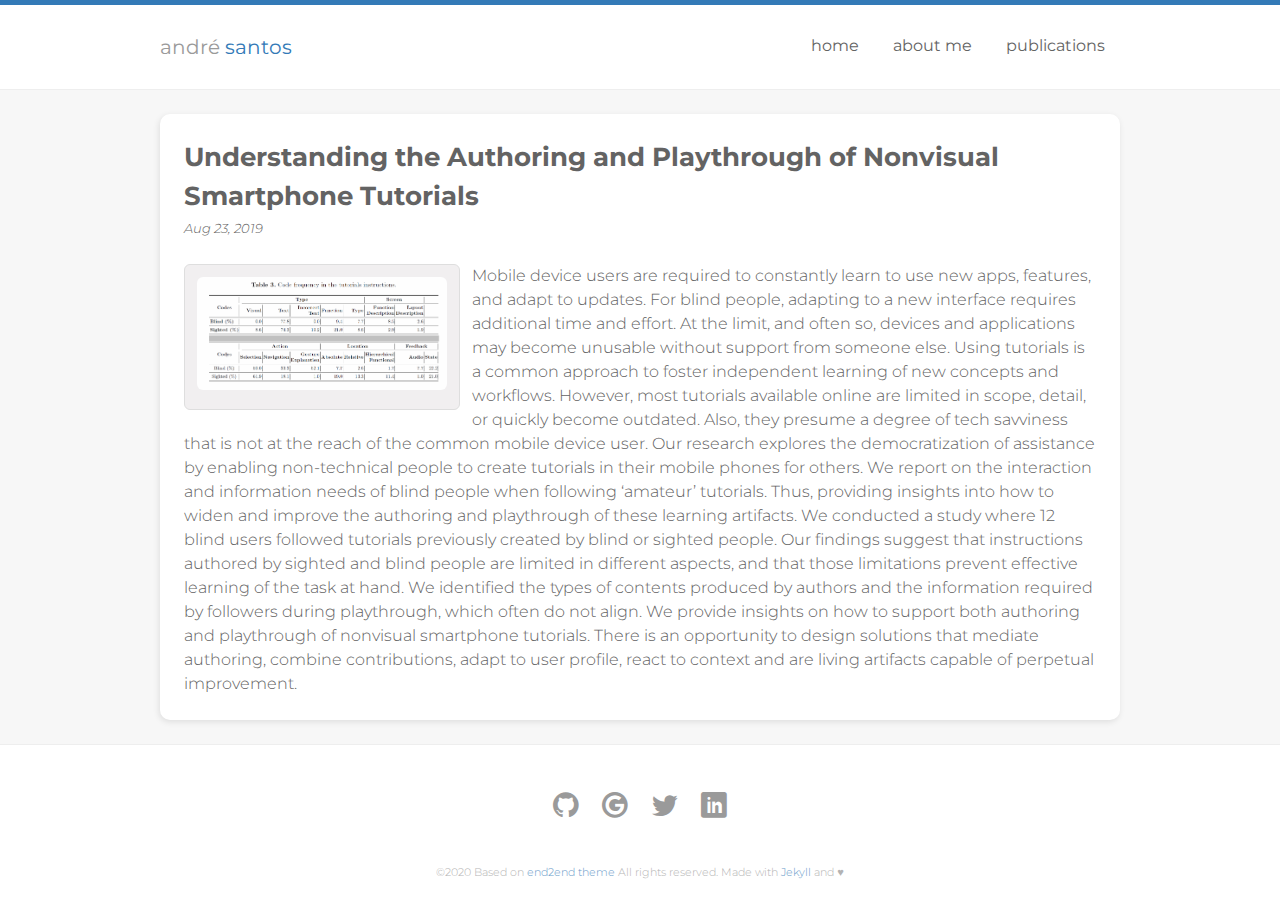
<file: publications/2019-08-23_understanding_the_authoring/index.html>
<!DOCTYPE html>
<html>
<head>
  <meta charset="utf-8">
<meta http-equiv="X-UA-Compatible" content="IE=edge">
<meta name="viewport" content="width=device-width, initial-scale=1">

<title>Understanding the Authoring and Playthrough of Nonvisual Smartphone Tutorials</title>
<meta name="description" content="Mobile device users are required to constantly learn to use new apps, features, and adapt to updates. For blind people, adapting to a new interface requires ...">

<link rel="stylesheet" href="/css/main.css">
<link rel="canonical" href="/publications/2019-08-23_understanding_the_authoring/">
<link rel="alternate" type="application/rss+xml" title="André Santos" href="/feed.xml" />

<script>
  (function(i,s,o,g,r,a,m){i['GoogleAnalyticsObject']=r;i[r]=i[r]||function(){
  (i[r].q=i[r].q||[]).push(arguments)},i[r].l=1*new Date();a=s.createElement(o),
  m=s.getElementsByTagName(o)[0];a.async=1;a.src=g;m.parentNode.insertBefore(a,m)
  })(window,document,'script','//www.google-analytics.com/analytics.js','ga');

  ga('create', 'UA-147076151-1', 'auto');
  ga('send', 'pageview');
</script>


</head>
<body>
  <header class="site-header">
  <div class="container">
    <input type="checkbox" id="toggleNavbar">
    <h1 class="logo"><a href="/">André <span>Santos</span></a></h1>
    <label for="toggleNavbar" role="button" class="toggle-navbar-button">
      <i class="icon icon-menu"></i>
      <i class="icon icon-cross"></i>
    </label>
    <nav class="navbar">
      <ul>
        <li><a href="/" title="Home">Home</a></li>
        
          <li><a href="/about_me" title="About me">About me</a></li>
        
          <li><a href="/publications" title="Publications">Publications</a></li>
        
      </ul>
    </nav>
  </div>
</header>


<main class="main-container">
  <div class="container">
    <article role="article" class="post">

  <div class="card">
    <header class="post-header">
      <h1 class="post-title">Understanding the Authoring and Playthrough of Nonvisual Smartphone Tutorials</h1>
      <em class="post-meta">
        <time>Aug 23, 2019</time>
      </em>
    </header>

    <div class="post-content">
      
        <figure class="post-thumbnail ">
          <img src="/images/publications/2019_understandingTutorials.png" alt="Understanding the Authoring and Playthrough of Nonvisual Smartphone Tutorials">
        </figure>
      
      <p>Mobile device users are required to constantly learn to use new apps, features, and adapt to updates. For blind people, adapting to a new interface requires additional time and effort. At the limit, and often so, devices and applications may become unusable without support from someone else. Using tutorials is a common approach to foster independent learning of new concepts and workflows. However, most tutorials available online are limited in scope, detail, or quickly become outdated. Also, they presume a degree of tech savviness that is not at the reach of the common mobile device user. Our research explores the democratization of assistance by enabling non-technical people to create tutorials in their mobile phones for others. We report on the interaction and information needs of blind people when following ‘amateur’ tutorials. Thus, providing insights into how to widen and improve the authoring and playthrough of these learning artifacts. We conducted a study where 12 blind users followed tutorials previously created by blind or sighted people. Our findings suggest that instructions authored by sighted and blind people are limited in different aspects, and that those limitations prevent effective learning of the task at hand. We identified the types of contents produced by authors and the information required by followers during playthrough, which often do not align. We provide insights on how to support both authoring and playthrough of nonvisual smartphone tutorials. There is an opportunity to design solutions that mediate authoring, combine contributions, adapt to user profile, react to context and are living artifacts capable of perpetual improvement.</p>

    </div>
  </div>

</article>

  </div>
</main>

<footer class="site-footer">
  <div class="container">
    <ul class="social">
  <li><a href="https://github.com/arbsantos/" target="_blank"><i class="icon icon-github"></i></a></li>
  <li><a href="https://scholar.google.com/citations?user=R65EmPMAAAAJ" target="_blank"><i class="icon icon-google3"></i></a></li>
  <li><a href="https://twitter.com/lemit93" target="_blank"><i class="icon icon-twitter"></i></a></li>
  <li><a href="https://www.linkedin.com/in/andr%C3%A9-santos-407116100/" target="_blank"><i class="icon icon-linkedin"></i></a></li>
</ul>
    <p class="txt-medium-gray">
      <small>&copy;2020 Based on <a href="https://github.com/nandomoreirame/end2end">end2end theme</a> All rights reserved. Made with <a href="http://jekyllrb.com/" target="_blank">Jekyll</a> and ♥</small>
    </p>
  </div>
</footer>


  <a href="https://github.com/arbsantos/arbsantos.github.io-dev" target="_blank" class="github-corner"><svg width="80" height="80" viewBox="0 0 250 250" style="fill:#337ab7; color:#fff; position: absolute; top: 0; border: 0; right: 0;"><path d="M0,0 L115,115 L130,115 L142,142 L250,250 L250,0 Z"></path><path d="M128.3,109.0 C113.8,99.7 119.0,89.6 119.0,89.6 C122.0,82.7 120.5,78.6 120.5,78.6 C119.2,72.0 123.4,76.3 123.4,76.3 C127.3,80.9 125.5,87.3 125.5,87.3 C122.9,97.6 130.6,101.9 134.4,103.2" fill="currentColor" style="transform-origin: 130px 106px;" class="octo-arm"></path><path d="M115.0,115.0 C114.9,115.1 118.7,116.5 119.8,115.4 L133.7,101.6 C136.9,99.2 139.9,98.4 142.2,98.6 C133.8,88.0 127.5,74.4 143.8,58.0 C148.5,53.4 154.0,51.2 159.7,51.0 C160.3,49.4 163.2,43.6 171.4,40.1 C171.4,40.1 176.1,42.5 178.8,56.2 C183.1,58.6 187.2,61.8 190.9,65.4 C194.5,69.0 197.7,73.2 200.1,77.6 C213.8,80.2 216.3,84.9 216.3,84.9 C212.7,93.1 206.9,96.0 205.4,96.6 C205.1,102.4 203.0,107.8 198.3,112.5 C181.9,128.9 168.3,122.5 157.7,114.1 C157.9,116.9 156.7,120.9 152.7,124.9 L141.0,136.5 C139.8,137.7 141.6,141.9 141.8,141.8 Z" fill="currentColor" class="octo-body"></path></svg></a>
</body>
</html>
</file>
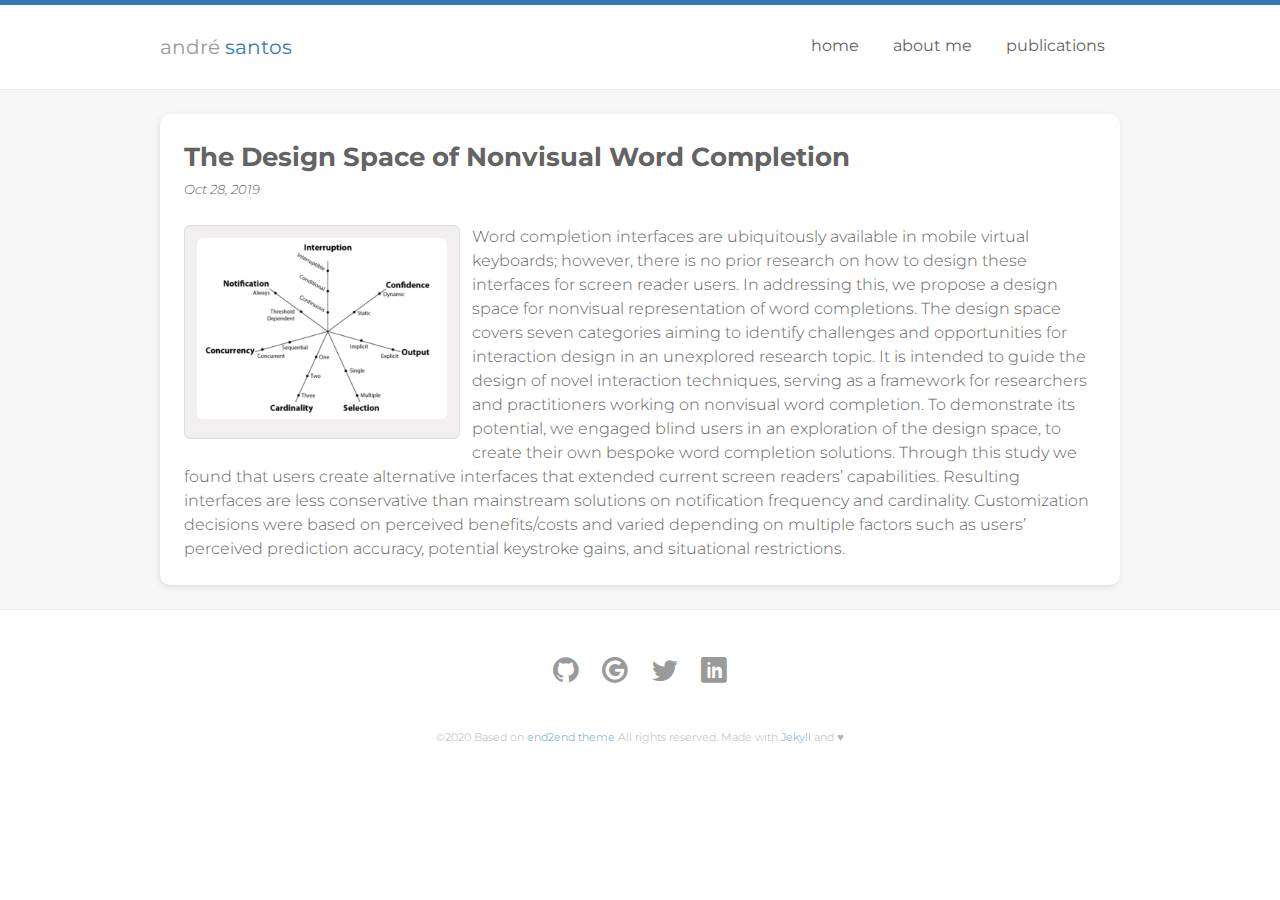
<file: publications/2019-10-28_The_design_space_of_nonvisual_word_completion/index.html>
<!DOCTYPE html>
<html>
<head>
  <meta charset="utf-8">
<meta http-equiv="X-UA-Compatible" content="IE=edge">
<meta name="viewport" content="width=device-width, initial-scale=1">

<title>The Design Space of Nonvisual Word Completion</title>
<meta name="description" content="Word completion interfaces are ubiquitously available in mobile virtual keyboards; however, there is no prior research on how to design these interfaces for ...">

<link rel="stylesheet" href="/css/main.css">
<link rel="canonical" href="/publications/2019-10-28_The_design_space_of_nonvisual_word_completion/">
<link rel="alternate" type="application/rss+xml" title="André Santos" href="/feed.xml" />

<script>
  (function(i,s,o,g,r,a,m){i['GoogleAnalyticsObject']=r;i[r]=i[r]||function(){
  (i[r].q=i[r].q||[]).push(arguments)},i[r].l=1*new Date();a=s.createElement(o),
  m=s.getElementsByTagName(o)[0];a.async=1;a.src=g;m.parentNode.insertBefore(a,m)
  })(window,document,'script','//www.google-analytics.com/analytics.js','ga');

  ga('create', 'UA-147076151-1', 'auto');
  ga('send', 'pageview');
</script>


</head>
<body>
  <header class="site-header">
  <div class="container">
    <input type="checkbox" id="toggleNavbar">
    <h1 class="logo"><a href="/">André <span>Santos</span></a></h1>
    <label for="toggleNavbar" role="button" class="toggle-navbar-button">
      <i class="icon icon-menu"></i>
      <i class="icon icon-cross"></i>
    </label>
    <nav class="navbar">
      <ul>
        <li><a href="/" title="Home">Home</a></li>
        
          <li><a href="/about_me" title="About me">About me</a></li>
        
          <li><a href="/publications" title="Publications">Publications</a></li>
        
      </ul>
    </nav>
  </div>
</header>


<main class="main-container">
  <div class="container">
    <article role="article" class="post">

  <div class="card">
    <header class="post-header">
      <h1 class="post-title">The Design Space of Nonvisual Word Completion</h1>
      <em class="post-meta">
        <time>Oct 28, 2019</time>
      </em>
    </header>

    <div class="post-content">
      
        <figure class="post-thumbnail ">
          <img src="/images/publications/2019_assets_design_space.png" alt="The Design Space of Nonvisual Word Completion">
        </figure>
      
      <p>Word completion interfaces are ubiquitously available in mobile virtual keyboards; however, there is no prior research on how to design these interfaces for screen reader users. In addressing this, we propose a design space for nonvisual representation of word completions. The design space covers seven categories aiming to identify challenges and opportunities for interaction design in an unexplored research topic. It is intended to guide the design of novel interaction techniques, serving as a framework for researchers and practitioners working on nonvisual word completion. To demonstrate its potential, we engaged blind users in an exploration of the design space, to create their own bespoke word completion solutions. Through this study we found that users create alternative interfaces that extended current screen readers’ capabilities. Resulting interfaces are less conservative than mainstream solutions on notification frequency and cardinality. Customization decisions were based on perceived benefits/costs and varied depending on multiple factors such as users’ perceived prediction accuracy, potential keystroke gains, and situational restrictions.</p>

    </div>
  </div>

</article>

  </div>
</main>

<footer class="site-footer">
  <div class="container">
    <ul class="social">
  <li><a href="https://github.com/arbsantos/" target="_blank"><i class="icon icon-github"></i></a></li>
  <li><a href="https://scholar.google.com/citations?user=R65EmPMAAAAJ" target="_blank"><i class="icon icon-google3"></i></a></li>
  <li><a href="https://twitter.com/lemit93" target="_blank"><i class="icon icon-twitter"></i></a></li>
  <li><a href="https://www.linkedin.com/in/andr%C3%A9-santos-407116100/" target="_blank"><i class="icon icon-linkedin"></i></a></li>
</ul>
    <p class="txt-medium-gray">
      <small>&copy;2020 Based on <a href="https://github.com/nandomoreirame/end2end">end2end theme</a> All rights reserved. Made with <a href="http://jekyllrb.com/" target="_blank">Jekyll</a> and ♥</small>
    </p>
  </div>
</footer>


  <a href="https://github.com/arbsantos/arbsantos.github.io-dev" target="_blank" class="github-corner"><svg width="80" height="80" viewBox="0 0 250 250" style="fill:#337ab7; color:#fff; position: absolute; top: 0; border: 0; right: 0;"><path d="M0,0 L115,115 L130,115 L142,142 L250,250 L250,0 Z"></path><path d="M128.3,109.0 C113.8,99.7 119.0,89.6 119.0,89.6 C122.0,82.7 120.5,78.6 120.5,78.6 C119.2,72.0 123.4,76.3 123.4,76.3 C127.3,80.9 125.5,87.3 125.5,87.3 C122.9,97.6 130.6,101.9 134.4,103.2" fill="currentColor" style="transform-origin: 130px 106px;" class="octo-arm"></path><path d="M115.0,115.0 C114.9,115.1 118.7,116.5 119.8,115.4 L133.7,101.6 C136.9,99.2 139.9,98.4 142.2,98.6 C133.8,88.0 127.5,74.4 143.8,58.0 C148.5,53.4 154.0,51.2 159.7,51.0 C160.3,49.4 163.2,43.6 171.4,40.1 C171.4,40.1 176.1,42.5 178.8,56.2 C183.1,58.6 187.2,61.8 190.9,65.4 C194.5,69.0 197.7,73.2 200.1,77.6 C213.8,80.2 216.3,84.9 216.3,84.9 C212.7,93.1 206.9,96.0 205.4,96.6 C205.1,102.4 203.0,107.8 198.3,112.5 C181.9,128.9 168.3,122.5 157.7,114.1 C157.9,116.9 156.7,120.9 152.7,124.9 L141.0,136.5 C139.8,137.7 141.6,141.9 141.8,141.8 Z" fill="currentColor" class="octo-body"></path></svg></a>
</body>
</html>
</file>
<file: css/main.css>
/*!
 * end2end - jekyll theme free
 * https://github.com/nandomoreirame/end2end
 * MIT License
 */@import url("//fonts.googleapis.com/css?family=Montserrat:300,400,700");.clearfix::after,.site-header::after,.social::after,.pagination::after,.highlight::after{clear:both;content:"";display:table}button,input[type="button"],input[type="reset"],input[type="submit"],.button,.toggle-navbar-button{appearance:none;background-color:#337ab7;border:0;border-radius:6px;color:#fff;cursor:pointer;display:inline-block;font-family:inherit;font-size:inherit;-webkit-font-smoothing:antialiased;font-weight:700;line-height:1;padding:.75em 1.5em;text-decoration:none;transition:background-color .3s ease-in-out;user-select:none;vertical-align:middle;white-space:nowrap}button:hover,input[type="button"]:hover,input[type="reset"]:hover,input[type="submit"]:hover,.button:hover,.toggle-navbar-button:hover,button:focus,input[type="button"]:focus,input[type="reset"]:focus,input[type="submit"]:focus,.button:focus,.toggle-navbar-button:focus{background-color:#296292}button.disabled,input.disabled[type="button"],input.disabled[type="reset"],input.disabled[type="submit"],.disabled.button,.disabled.toggle-navbar-button,button:disabled,input[type="button"]:disabled,input[type="reset"]:disabled,input[type="submit"]:disabled,.button:disabled,.toggle-navbar-button:disabled{color:inherit;cursor:not-allowed;box-shadow:none;opacity:.65}button.disabled:hover,input.disabled[type="button"]:hover,input.disabled[type="reset"]:hover,input.disabled[type="submit"]:hover,.disabled.button:hover,.disabled.toggle-navbar-button:hover,button.disabled:focus,input.disabled[type="button"]:focus,input.disabled[type="reset"]:focus,input.disabled[type="submit"]:focus,.disabled.button:focus,.disabled.toggle-navbar-button:focus,button:disabled:hover,input[type="button"]:disabled:hover,input[type="reset"]:disabled:hover,input[type="submit"]:disabled:hover,.button:disabled:hover,.toggle-navbar-button:disabled:hover,button:disabled:focus,input[type="button"]:disabled:focus,input[type="reset"]:disabled:focus,input[type="submit"]:disabled:focus,.button:disabled:focus,.toggle-navbar-button:disabled:focus{color:inherit;background:none transparent}/*! normalize.css v7.0.0 | MIT License | github.com/necolas/normalize.css */html{line-height:1.15;-ms-text-size-adjust:100%;-webkit-text-size-adjust:100%}body{margin:0}article,aside,footer,header,nav,section{display:block}h1{font-size:2em;margin:0.67em 0}figcaption,figure,main{display:block}figure{margin:1em 40px}hr{box-sizing:content-box;height:0;overflow:visible}pre{font-family:monospace, monospace;font-size:1em}a{background-color:transparent;-webkit-text-decoration-skip:objects}abbr[title]{border-bottom:none;text-decoration:underline;text-decoration:underline dotted}b,strong{font-weight:inherit}b,strong{font-weight:bolder}code,kbd,samp{font-family:monospace, monospace;font-size:1em}dfn{font-style:italic}mark{background-color:#ff0;color:#000}small{font-size:80%}sub,sup{font-size:75%;line-height:0;position:relative;vertical-align:baseline}sub{bottom:-0.25em}sup{top:-0.5em}audio,video{display:inline-block}audio:not([controls]){display:none;height:0}img{border-style:none}svg:not(:root){overflow:hidden}button,input,optgroup,select,textarea{font-family:sans-serif;font-size:100%;line-height:1.15;margin:0}button,input{overflow:visible}button,select{text-transform:none}button,html [type="button"],[type="reset"],[type="submit"]{-webkit-appearance:button}button::-moz-focus-inner,[type="button"]::-moz-focus-inner,[type="reset"]::-moz-focus-inner,[type="submit"]::-moz-focus-inner{border-style:none;padding:0}button:-moz-focusring,[type="button"]:-moz-focusring,[type="reset"]:-moz-focusring,[type="submit"]:-moz-focusring{outline:1px dotted ButtonText}fieldset{padding:0.35em 0.75em 0.625em}legend{box-sizing:border-box;color:inherit;display:table;max-width:100%;padding:0;white-space:normal}progress{display:inline-block;vertical-align:baseline}textarea{overflow:auto}[type="checkbox"],[type="radio"]{box-sizing:border-box;padding:0}[type="number"]::-webkit-inner-spin-button,[type="number"]::-webkit-outer-spin-button{height:auto}[type="search"]{-webkit-appearance:textfield;outline-offset:-2px}[type="search"]::-webkit-search-cancel-button,[type="search"]::-webkit-search-decoration{-webkit-appearance:none}::-webkit-file-upload-button{-webkit-appearance:button;font:inherit}details,menu{display:block}summary{display:list-item}canvas{display:inline-block}template{display:none}[hidden]{display:none}.button-ghost{background-color:transparent;border:2px solid #337ab7;color:#337ab7;margin-bottom:2px}.button-ghost:hover,.button-ghost:focus{color:#fff}fieldset{background-color:#f7f7f7;border:1px solid #dedede;margin:0 0 .75em;padding:1.5em}input,label,select{display:block;font-family:"Montserrat","Helvetica Neue","Helvetica","Roboto","Arial",sans-serif;font-size:1em}label{font-weight:600;margin-bottom:.375em}label.required::after{content:"*"}label abbr{display:none}input[type="color"],input[type="date"],input[type="datetime"],input[type="datetime-local"],input[type="email"],input[type="month"],input[type="number"],input[type="password"],input[type="search"],input[type="tel"],input[type="text"],input[type="time"],input[type="url"],input[type="week"],input:not([type]),textarea,select[multiple=multiple]{background-color:#fff;border:1px solid #dedede;border-radius:6px;box-shadow:inset 0 1px 3px rgba(0,0,0,0.06);box-sizing:border-box;font-family:"Montserrat","Helvetica Neue","Helvetica","Roboto","Arial",sans-serif;font-size:1em;margin-bottom:.75em;padding:.5em;transition:border-color .3s ease-in-out;width:100%}input[type="color"]:hover,input[type="date"]:hover,input[type="datetime"]:hover,input[type="datetime-local"]:hover,input[type="email"]:hover,input[type="month"]:hover,input[type="number"]:hover,input[type="password"]:hover,input[type="search"]:hover,input[type="tel"]:hover,input[type="text"]:hover,input[type="time"]:hover,input[type="url"]:hover,input[type="week"]:hover,input:not([type]):hover,textarea:hover,select[multiple=multiple]:hover{border-color:#b2b2b2}input[type="color"]:focus,input[type="date"]:focus,input[type="datetime"]:focus,input[type="datetime-local"]:focus,input[type="email"]:focus,input[type="month"]:focus,input[type="number"]:focus,input[type="password"]:focus,input[type="search"]:focus,input[type="tel"]:focus,input[type="text"]:focus,input[type="time"]:focus,input[type="url"]:focus,input[type="week"]:focus,input:not([type]):focus,textarea:focus,select[multiple=multiple]:focus{border-color:#337ab7;box-shadow:inset 0 1px 3px rgba(0,0,0,0.06),0 0 5px rgba(45,109,163,0.7);outline:none}input[type="color"]:disabled,input[type="date"]:disabled,input[type="datetime"]:disabled,input[type="datetime-local"]:disabled,input[type="email"]:disabled,input[type="month"]:disabled,input[type="number"]:disabled,input[type="password"]:disabled,input[type="search"]:disabled,input[type="tel"]:disabled,input[type="text"]:disabled,input[type="time"]:disabled,input[type="url"]:disabled,input[type="week"]:disabled,input:not([type]):disabled,textarea:disabled,select[multiple=multiple]:disabled{background-color:#f2f2f2;cursor:not-allowed}input[type="color"]:disabled:hover,input[type="date"]:disabled:hover,input[type="datetime"]:disabled:hover,input[type="datetime-local"]:disabled:hover,input[type="email"]:disabled:hover,input[type="month"]:disabled:hover,input[type="number"]:disabled:hover,input[type="password"]:disabled:hover,input[type="search"]:disabled:hover,input[type="tel"]:disabled:hover,input[type="text"]:disabled:hover,input[type="time"]:disabled:hover,input[type="url"]:disabled:hover,input[type="week"]:disabled:hover,input:not([type]):disabled:hover,textarea:disabled:hover,select[multiple=multiple]:disabled:hover{border:1px solid #dedede}textarea{resize:vertical}input[type="search"]{appearance:none}input[type="checkbox"],input[type="radio"]{display:inline;margin-right:.375em}input[type="checkbox"]+label,input[type="radio"]+label{display:inline-block}input[type="file"]{margin-bottom:.75em;width:100%}select{margin-bottom:1.5em;max-width:100%;width:auto}ul,ol{margin:0 0 .75em;padding:0 0 0 1.5em;list-style-position:inside;padding-left:25px}dl{margin-bottom:.75em}dl dt{font-weight:bold;margin-top:.75em}dl dd{margin:0}ul{list-style-type:disc}ol{list-style-type:decimal}table{border-collapse:collapse;font-feature-settings:"kern", "liga", "tnum";margin:.75em 0;table-layout:fixed;width:100%}th{border-bottom:1px solid #a7a7a7;font-weight:600;padding:.75em 0;text-align:left}td{border-bottom:1px solid #dedede;padding:.75em 0}tr,td,th{vertical-align:middle}html{font-size:1em}body{color:#636363;font-family:"Montserrat","Helvetica Neue","Helvetica","Roboto","Arial",sans-serif;font-feature-settings:"kern", "liga", "pnum";font-size:1em;font-weight:400;line-height:1.5;font-feature-settings:"calt" 1;text-rendering:optimizeLegibility}h1,h2,h3,h4,h5,h6{font-family:"Montserrat","Helvetica Neue","Helvetica","Roboto","Arial",sans-serif;line-height:1.3;font-weight:700}h1,h2,h3,h4,h5,h6,p{margin:0 0 .75em}h1:last-child,h2:last-child,h3:last-child,h4:last-child,h5:last-child,h6:last-child,p:last-child{margin-bottom:0}p{font-weight:300}em{font-style:italic}small{font-size:70%;opacity:.75}a{color:#337ab7;text-decoration:none}a:active,a:focus,a:hover{color:#265c89}hr{border-bottom:1px solid #dedede;border-left:0;border-right:0;border-top:0;margin:1.5em 0}img,picture{margin:0;max-width:100%}code{background:none;border-radius:0;border:none;font-family:"Courier New", monospace;font-size:0.9em;margin:0;padding:0 5px;background-color:#ededed}pre{-webkit-overflow-scrolling:touch;font-family:"Courier New", monospace;font-size:0.9em;margin:0}pre code{line-height:1.75em}.txt-primary{color:#337ab7}.txt-white{color:#fff}.txt-black{color:#000}.txt-blue{color:#477dca}.txt-dark-gray{color:#232323}.txt-medium-gray{color:#9a9a9a}.txt-light-gray{color:#dedede}.txt-left{text-align:left}.txt-right{text-align:right}.txt-center{text-align:center}.txt-justify{text-align:justify}.word-wrap{overflow-wrap:break-word;word-wrap:break-word;word-break:break-all}.dot{border-radius:50%}blockquote{background:#f9f9f9;border-left:10px solid #ccc;margin:1.5em 10px;padding:0.5em 10px;quotes:"“" "”" "‘" "’"}blockquote:before{color:#ccc;content:open-quote;font-size:4em;line-height:0.1em;margin-right:0.25em;vertical-align:-0.4em}blockquote p{display:inline}@font-face{font-family:'end2end';src:url("../fonts/end2end.ttf?cgaqog") format("truetype"),url("../fonts/end2end.woff?cgaqog") format("woff"),url("../fonts/end2end.svg?cgaqog#end2end") format("svg");font-weight:normal;font-style:normal}.icon{font-family:'end2end' !important;speak:none;font-style:normal;font-weight:normal;font-variant:normal;text-transform:none;line-height:1;-webkit-font-smoothing:antialiased;-moz-osx-font-smoothing:grayscale}.icon-home:before{content:""}.icon-pencil:before{content:""}.icon-image:before{content:""}.icon-images:before{content:""}.icon-camera:before{content:""}.icon-headphones:before{content:""}.icon-music:before{content:""}.icon-play:before{content:""}.icon-price-tag:before{content:""}.icon-price-tags:before{content:""}.icon-barcode:before{content:""}.icon-qrcode:before{content:""}.icon-cart:before{content:""}.icon-phone:before{content:""}.icon-phone-hang-up:before{content:""}.icon-address-book:before{content:""}.icon-envelop:before{content:""}.icon-location:before{content:""}.icon-location2:before{content:""}.icon-calendar:before{content:""}.icon-keyboard:before{content:""}.icon-display:before{content:""}.icon-laptop:before{content:""}.icon-mobile:before{content:""}.icon-mobile2:before{content:""}.icon-drawer:before{content:""}.icon-drawer2:before{content:""}.icon-floppy-disk:before{content:""}.icon-undo:before{content:""}.icon-redo:before{content:""}.icon-undo2:before{content:""}.icon-redo2:before{content:""}.icon-bubble:before{content:""}.icon-bubbles2:before{content:""}.icon-bubble2:before{content:""}.icon-bubbles4:before{content:""}.icon-user:before{content:""}.icon-users:before{content:""}.icon-user-tie:before{content:""}.icon-quotes-left:before{content:""}.icon-quotes-right:before{content:""}.icon-spinner2:before{content:""}.icon-spinner5:before{content:""}.icon-spinner8:before{content:""}.icon-spinner11:before{content:""}.icon-search:before{content:""}.icon-zoom-in:before{content:""}.icon-zoom-out:before{content:""}.icon-enlarge:before{content:""}.icon-shrink:before{content:""}.icon-enlarge2:before{content:""}.icon-shrink2:before{content:""}.icon-lock:before{content:""}.icon-unlocked:before{content:""}.icon-wrench:before{content:""}.icon-equalizer2:before{content:""}.icon-cog:before{content:""}.icon-cogs:before{content:""}.icon-bug:before{content:""}.icon-pie-chart:before{content:""}.icon-stats-dots:before{content:""}.icon-stats-bars:before{content:""}.icon-mug:before{content:""}.icon-bin:before{content:""}.icon-briefcase:before{content:""}.icon-airplane:before{content:""}.icon-truck:before{content:""}.icon-switch:before{content:""}.icon-power-cord:before{content:""}.icon-clipboard:before{content:""}.icon-menu:before{content:""}.icon-menu2:before{content:""}.icon-menu3:before{content:""}.icon-menu4:before{content:""}.icon-cloud:before{content:""}.icon-cloud-download:before{content:""}.icon-cloud-upload:before{content:""}.icon-cloud-check:before{content:""}.icon-earth:before{content:""}.icon-link:before{content:""}.icon-attachment:before{content:""}.icon-eye:before{content:""}.icon-eye-blocked:before{content:""}.icon-star-empty:before{content:""}.icon-star-half:before{content:""}.icon-star-full:before{content:""}.icon-heart:before{content:""}.icon-man:before{content:""}.icon-woman:before{content:""}.icon-man-woman:before{content:""}.icon-warning:before{content:""}.icon-notification:before{content:""}.icon-question:before{content:""}.icon-plus:before{content:""}.icon-minus:before{content:""}.icon-info:before{content:""}.icon-cancel-circle:before{content:""}.icon-blocked:before{content:""}.icon-cross:before{content:""}.icon-checkmark:before{content:""}.icon-checkmark2:before{content:""}.icon-loop2:before{content:""}.icon-infinite:before{content:""}.icon-shuffle:before{content:""}.icon-arrow-right2:before{content:""}.icon-arrow-left2:before{content:""}.icon-circle-up:before{content:""}.icon-circle-right:before{content:""}.icon-circle-down:before{content:""}.icon-circle-left:before{content:""}.icon-shift:before{content:""}.icon-ctrl:before{content:""}.icon-checkbox-checked:before{content:""}.icon-checkbox-unchecked:before{content:""}.icon-radio-checked:before{content:""}.icon-radio-unchecked:before{content:""}.icon-filter:before{content:""}.icon-share:before{content:""}.icon-new-tab:before{content:""}.icon-embed:before{content:""}.icon-embed2:before{content:""}.icon-terminal:before{content:""}.icon-share2:before{content:""}.icon-mail:before{content:""}.icon-mail2:before{content:""}.icon-mail3:before{content:""}.icon-mail4:before{content:""}.icon-google3:before{content:""}.icon-google-plus:before{content:""}.icon-google-plus2:before{content:""}.icon-google-plus3:before{content:""}.icon-hangouts:before{content:""}.icon-google-drive:before{content:""}.icon-facebook:before{content:""}.icon-facebook2:before{content:""}.icon-instagram:before{content:""}.icon-whatsapp:before{content:""}.icon-spotify:before{content:""}.icon-telegram:before{content:""}.icon-twitter:before{content:""}.icon-rss:before{content:""}.icon-rss2:before{content:""}.icon-youtube:before{content:""}.icon-vimeo:before{content:""}.icon-flickr2:before{content:""}.icon-dribbble:before{content:""}.icon-behance:before{content:""}.icon-behance2:before{content:""}.icon-dropbox:before{content:""}.icon-github:before{content:""}.icon-trello:before{content:""}.icon-wordpress:before{content:""}.icon-joomla:before{content:""}.icon-tux:before{content:""}.icon-appleinc:before{content:""}.icon-finder:before{content:""}.icon-android:before{content:""}.icon-skype:before{content:""}.icon-linkedin:before{content:""}.icon-linkedin2:before{content:""}.icon-chrome:before{content:""}.icon-firefox:before{content:""}.icon-IE:before{content:""}.icon-edge:before{content:""}.icon-safari:before{content:""}.icon-opera:before{content:""}.icon-html-five:before{content:""}.icon-html-five2:before{content:""}.icon-css3:before{content:""}.icon-git:before{content:""}.icon-scholar:before{content:""}html,body{width:100%;height:100%}body{border-top:5px solid #337ab7;background:#fff;padding-top:75px;height:calc(100% - 5px)}@media screen and (min-width: 768px){body{padding-top:0}}figure{margin:0;padding:0}.main-container{background:#f7f7f7;padding:1.5em 0}.container{max-width:420px;margin-left:auto;margin-right:auto;padding-left:1.5em;padding-right:1.5em}@media screen and (min-width: 768px){.container{max-width:768px}}@media screen and (min-width: 1240px){.container{max-width:960px}}.site-header{background-color:#fff;padding:0;margin:0;border-bottom:1px solid rgba(222,222,222,0.5);position:fixed;top:0;right:0;left:0;min-height:80px;width:100%;z-index:1000}@media screen and (min-width: 768px){.site-header{position:relative;top:auto;right:auto;bottom:auto;left:auto;padding:1.5em 0;min-height:35px}}.site-header .logo,.site-header a{text-transform:lowercase}.site-header .navbar{float:right}.site-header a{color:#9a9a9a}.site-header a:hover,.site-header a:focus,.site-header a:active{color:#232323}.logo{margin:0;padding:0;float:left;font-weight:400;font-size:1.25rem;position:fixed;top:1.5em;left:1.5em;z-index:100}@media screen and (min-width: 768px){.logo{padding:5px 0;position:relative;top:auto;right:auto;bottom:auto;left:auto}}.logo span{color:#337ab7}.navbar{display:none;position:fixed;top:0;right:0;bottom:0;left:0;z-index:99;text-align:center;background-color:rgba(51,122,183,0.9);width:100%;height:100%}.navbar ul{display:table-cell;vertical-align:middle;padding:0 1.5em;margin:0}.navbar li,.navbar a{display:block}.navbar a{padding:5px 15px;font-size:2rem;position:relative;color:#fff}.navbar a:before,.navbar a:after{content:'';display:block;height:2px;width:0;background-color:#fff;transition:width .3s ease-in-out;position:absolute;right:0}.navbar a:before{top:0;left:0}.navbar a:after{bottom:0;right:0}.navbar a:hover,.navbar a:focus{color:#fff;opacity:.7}.navbar a:hover:before,.navbar a:hover:after,.navbar a:focus:before,.navbar a:focus:after{width:100%}@media screen and (min-width: 768px){.navbar{text-align:left;background-color:transparent;position:relative;float:right;width:auto}.navbar ul{padding:0}.navbar,.navbar li,.navbar a{display:inline-block}.navbar a{padding:5px 15px;color:inherit;font-size:inherit}.navbar a:before,.navbar a:after{background-color:#dedede}.navbar a:hover,.navbar a:focus{color:inherit}}.toggle-navbar-button{float:right;padding:.5em .75em;margin:0;position:fixed;top:1.5em;right:1.5em;z-index:100}.toggle-navbar-button .icon-menu{display:block}.toggle-navbar-button .icon-cross{display:none}@media screen and (min-width: 768px){.toggle-navbar-button{display:none}}#toggleNavbar{position:fixed;top:-999999px;right:-999999px}#toggleNavbar:checked ~ .navbar{display:table}#toggleNavbar:checked ~ .logo a,#toggleNavbar:checked ~ .logo span{color:#fff}#toggleNavbar:checked ~ .toggle-navbar-button .icon-menu{display:none}#toggleNavbar:checked ~ .toggle-navbar-button .icon-cross{display:block}.hero{display:table;width:100%;height:100%}.hero-inner{width:100%;display:table-cell;vertical-align:middle;text-align:center}.hero-inner .dot{padding:5px;border:1px solid #dedede;max-height:256px;max-width:256px}.hero-inner h1,.hero-inner h3{max-width:760px;display:block}.hero-inner h1{margin-top:.7em;font-size:2.5rem;margin:0 auto}.hero-inner h3{font-size:1.25rem;margin:.8em auto 1.2em}.hero-inner h3,.hero-inner em{font-weight:300}.hero-inner em{color:#337ab7}.hero-inner strong{font-weight:700}.card,.post-list .post{background-color:#fff;box-shadow:-1px 2px 6px 0 rgba(0,0,0,0.1);padding:1.5em;transition:box-shadow .3s ease-in-out;border-radius:10px}.card:not(:last-child),.post-list .post:not(:last-child){margin:0 0 1.5em}.card:hover,.post-list .post:hover{box-shadow:-1px 2px 12px 0 rgba(0,0,0,0.2)}.post{display:table}.post-meta{font-size:.8rem;font-weight:300}.post-thumbnail,.post-thumbnail img{background-color:#f1eff0;border-radius:6px}@media screen and (min-width: 768px){.post-thumbnail{float:left;max-width:250px;margin-right:.75em;margin-bottom:.75em;padding:.75em;border:1px solid #dedede}}.post .read-more{color:#4f93ce}.post-header{margin-bottom:1.5em}.post-title{font-size:1.625rem;margin-bottom:0;line-height:1.5em}.post-list .post a{color:#636363}.post-list .post a:hover,.post-list .post a:active,.post-list .post a:focus{color:#337ab7}@media screen and (min-width: 768px){.post-list .post-content,.post-list .post-thumbnail{display:table-cell;vertical-align:middle}}.post-list .post-thumbnail{margin-bottom:1.5em;padding:0}@media screen and (min-width: 768px){.post-list .post-thumbnail{width:250px;margin:0}}.post-list .post-thumbnail>a{display:inline-block}.post-list .post-thumbnail.no-image>a{width:100%;min-height:200px;background:url(../images/placeholder.png) no-repeat 50%;background-size:cover}@media screen and (min-width: 768px){.post-list .post-content{padding:0 0 0 1.5em}}.social{padding:1.5em 0}.social li{display:inline-block;padding:0 .6em}.social a{color:#9a9a9a}.social a:hover,.social a:active,.social a:focus{color:#337ab7}.social i{font-size:1.6em}.pagination{text-align:center;margin:1.5em 0 0}.pagination li{padding:0 .4em}.pagination li,.pagination a,.pagination span{display:inline-block}.pagination a,.pagination span{line-height:1.2em;font-size:.75rem}.pagination span{color:#aaa;font-style:italic}.site-footer{background-color:#fff;border-top:1px solid rgba(222,222,222,0.5);padding:1.5em;text-align:center}.site-footer p{margin:0}.github-corner{display:none}.github-corner:hover .octo-arm{animation:octocat-wave 560ms ease-in-out}@media screen and (min-width: 768px){.github-corner{display:block}}@keyframes octocat-wave{0%,100%{transform:rotate(0)}20%,60%{transform:rotate(-25deg)}40%,80%{transform:rotate(10deg)}}.highlight{padding:0;margin-top:1.5em;margin-bottom:1.5em}.highlight,.highlight .hll,.highlight pre,.highlight code{background-color:#272822 !important;border-radius:6px;border:none}.highlight pre{margin:0;padding:.75em 1.5em;white-space:pre;line-height:23px;overflow-x:auto;margin-bottom:0;word-break:inherit;word-wrap:inherit}.highlight pre,.highlight pre code{color:#eeffdd}.highlight pre code{white-space:pre;padding:0 !important}.highlight pre code *{white-space:nowrap}.highlight .c{color:#75715e}.highlight .err{color:#f2f1f2}.highlight .k{color:#66d9ef}.highlight .l{color:#ae81ff}.highlight .n{color:#f8f8f2}.highlight .o{color:#f92672}.highlight .p{color:#f8f8f2}.highlight .cm{color:#75715e}.highlight .cp{color:#75715e}.highlight .c1{color:#75715e}.highlight .cs{color:#75715e}.highlight .ge{font-style:italic}.highlight .gs{font-weight:bold}.highlight .kc{color:#66d9ef}.highlight .kd{color:#66d9ef}.highlight .kn{color:#f92672}.highlight .kp{color:#66d9ef}.highlight .kr{color:#66d9ef}.highlight .kt{color:#66d9ef}.highlight .ld{color:#e6db74}.highlight .m{color:#ae81ff}.highlight .s{color:#e6db74}.highlight .na{color:#a6e22e}.highlight .nb{color:#f8f8f2}.highlight .nc{color:#a6e22e}.highlight .no{color:#66d9ef}.highlight .nd{color:#a6e22e}.highlight .ni{color:#f8f8f2}.highlight .ne{color:#a6e22e}.highlight .nf{color:#a6e22e}.highlight .nl{color:#f8f8f2}.highlight .nn{color:#f8f8f2}.highlight .nx{color:#a6e22e}.highlight .py{color:#f8f8f2}.highlight .nt{color:#f92672}.highlight .nv{color:#f8f8f2}.highlight .ow{color:#f92672}.highlight .w{color:#f8f8f2}.highlight .mf{color:#ae81ff}.highlight .mh{color:#ae81ff}.highlight .mi{color:#ae81ff}.highlight .mo{color:#ae81ff}.highlight .sb{color:#e6db74}.highlight .sc{color:#e6db74}.highlight .sd{color:#e6db74}.highlight .s2{color:#e6db74}.highlight .se{color:#ae81ff}.highlight .sh{color:#e6db74}.highlight .si{color:#e6db74}.highlight .sx{color:#e6db74}.highlight .sr{color:#e6db74}.highlight .s1{color:#e6db74}.highlight .ss{color:#e6db74}.highlight .bp{color:#f8f8f2}.highlight .vc{color:#f8f8f2}.highlight .vg{color:#f8f8f2}.highlight .vi{color:#f8f8f2}.highlight .il{color:#ae81ff}.highlight .gu{color:#75715e}.highlight .gd{color:#f92672}.highlight .gi{color:#a6e22e}

/*# sourceMappingURL=main.css.map */
</file>
